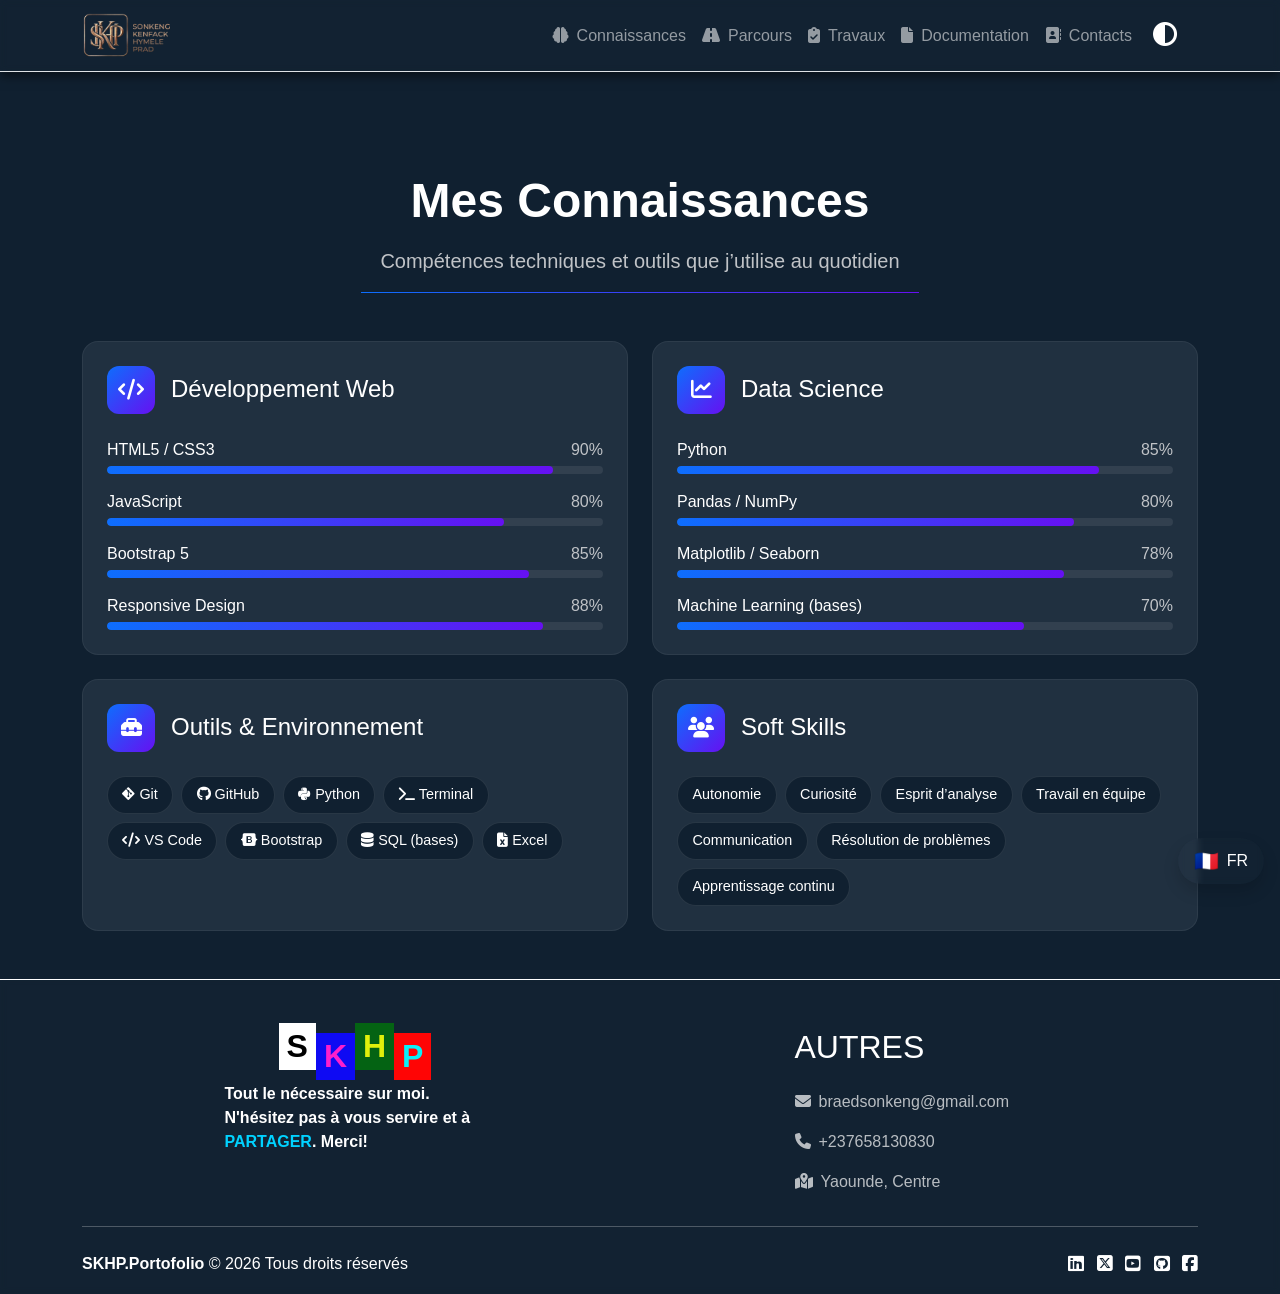
<file: connaissances.html>
<!DOCTYPE html>
<html>
<head>
    <meta charset="UTF-8">
    <meta name="viewport" content="width=device-width, initial-scale=1.0">
    <title>SKHP | Portfolio - Sonkeng Kenfack HymeLe Prad</title>
    <!-- Meta Description-->
    <meta name="description" content="SKHP | Portfolio - Sonkeng Kenfack Hymele Prad
Tout le nécessaire sur moi. Apprenant en Data Sciene et Développeur Web passionné basé à Yaoundé. Découvrez mon parcours, mes projets et mes compétences.">

    <!-- HYDRATATION PRÉCOCE (avant tout CSS/JS) -->
    <script>
        // Appliquer le thème immédiatement pour éviter FOUC
        (function() {
            const savedTheme = localStorage.getItem('theme') || 'dark';
            document.documentElement.setAttribute('data-theme', savedTheme);
            
            // Langue (pour <html lang>)
            const savedLang = localStorage.getItem('lng') || 'fr';
            document.documentElement.setAttribute('lang', savedLang);
        })();
    </script>
    
    <link href="https://cdn.jsdelivr.net/npm/bootstrap@5.3.0/dist/css/bootstrap.min.css" rel="stylesheet">
    <link rel="stylesheet" href="https://cdnjs.cloudflare.com/ajax/libs/font-awesome/6.5.1/css/all.min.css">
    <link rel="stylesheet" href="css/connaissances.css">
    
    <!--Installation de l'icone du site-->
    <link rel="icon"type="image/png" href="favicon/favicon-96x96.png" sizes="96x96" />
    <link rel="icon" type="image/svg+xml" href="favicon/favicon.svg" />
    <link rel="shortcut icon" href="favicon/favicon.ico" />
    <link rel="apple-touch-icon" sizes="180x180" href="favicon/apple-touch-icon.png" />
    <meta name="apple-mobile-web-app-title" content="SKHPrad" />
    <link rel="manifest" href="favicon/site.webmanifest" />
    <!--end-icone-->
</head>
<body>
    <!--Particules de fond-->
    <div id="particules"></div>

    <!-- Barre de navigation -->
    <nav class="navbar navbar-expand-lg navbar-dark border-bottom sticky-top">
        <div class="container">
            <a href="index.html" class="navbar-brand d-flex align-items-center">
                <img src="image/LOGO.png" alt="le logo" class="me-1" style="width: 90px; height: 45px;">
            </a>
            <button class="navbar-toggler" type="button" data-bs-toggle="collapse" data-bs-target="#navbarNav" aria-controls="navbarNav" aria-expanded="false" aria-label="Toggle navigation">
                <span class="navbar-toggler-icon"></span>
            </button>
            <div class="collapse navbar-collapse" id="navbarNav">
                <ul class="navbar-nav ms-auto align-items-center">
                    <li class="nav-item active">
                        <a href="connaissances.html" class="nav-link" data-translate="true"><i class="fa-solid fa-brain me-2" style=" font-size: 1em;"></i>Connaissances</a>
                    </li>
                    <li class="nav-item active">
                        <a href="parcours.html" class="nav-link" data-translate="true"><i class="fa-solid fa-road me-2" style=" font-size: 1em;"></i>Parcours</a>
                    </li>
                    <li class="nav-item active">
                        <a href="travaux.html" class="nav-link" data-translate="true"><i class="fa-solid fa-clipboard-check me-2" style="font-size: 1em;"></i>Travaux</a>
                    </li>
                    <li class="nav-item active">
                        <a href="cv.html" class="nav-link"><i class="fa-solid fa-file me-2" style="font-size: 1em;"></i>Documentation</a>
                    </li>
                    <li class="nav-item active">
                        <a href="contact.html" class="nav-link"><i class="fa-solid fa-address-book me-2" style="font-size: 1em;"></i>Contacts</a>
                    </li>
                    <li class="nav-item ">
                        <button id="themeBtn" class="btn" title="Changer de theme"><i class="fa-solid fa-circle-half-stroke fa-beat-fade me-2" style="font-size: 1.5em;"></i></button>
                    </li>
                </ul>
            </div>
        </div>
    </nav>

    <!-- ====================== SECTION CONNAISSANCES ====================== -->
    <section id="connaissances" class="connaissances-section py-5">
        <div class="container">
        
            <!-- Titre -->
            <div class="text-center mb-5">
                <h1 class="display-5 fw-bold" style="color: var(--color);" data-i18n="connaissances.title">
                    Mes Connaissances
                </h1>
                <p class="lead mt-3" style="color: var(--part-color);" data-i18n="connaissances.subtitle">
                    Compétences techniques et outils que j’utilise au quotidien
                </p>
                <div class="mx-auto mt-3" style="width: 50%; height: 1px; background: linear-gradient(to right, #0d6efd, #6610f2); "></div>
            </div>
    
            <!-- Catégories de compétences -->
            <div class="row g-4">

                <!-- Développement Web -->
                <div class="col-lg-6">
                    <div class="skill-card p-4 h-100">
                        <div class="d-flex align-items-center mb-4">
                            <div class="skill-icon me-3">
                                <i class="fa-solid fa-code"></i>
                            </div>
                            <h4 class="mb-0" style="color: var(--color);">Développement Web</h4>
                        </div>

                        <div class="skill-item mb-3">
                            <div class="d-flex justify-content-between mb-1">
                                <span style="color: var(--color);">HTML5 / CSS3</span>
                                <span style="color: var(--part-color);">90%</span>
                            </div>
                            <div class="progress">
                                <div class="progress-bar" style="width: 90%"></div>
                            </div>
                        </div>

                        <div class="skill-item mb-3">
                            <div class="d-flex justify-content-between mb-1">
                                <span style="color: var(--color);">JavaScript</span>
                                <span style="color: var(--part-color);">80%</span>
                            </div>
                            <div class="progress">
                                <div class="progress-bar" style="width: 80%"></div>
                            </div>
                        </div>
    
                        <div class="skill-item mb-3">
                            <div class="d-flex justify-content-between mb-1">
                                <span style="color: var(--color);">Bootstrap 5</span>
                                <span style="color: var(--part-color);">85%</span>
                            </div>
                            <div class="progress">
                                <div class="progress-bar" style="width: 85%"></div>
                            </div>
                        </div>
    
                        <div class="skill-item">
                            <div class="d-flex justify-content-between mb-1">
                                <span style="color: var(--color);">Responsive Design</span>
                                <span style="color: var(--part-color);">88%</span>
                            </div>
                            <div class="progress">
                                <div class="progress-bar" style="width: 88%"></div>
                            </div>
                        </div>
                    </div>
                </div>

                <!-- Data Science -->
                <div class="col-lg-6">
                    <div class="skill-card p-4 h-100">
                        <div class="d-flex align-items-center mb-4">
                            <div class="skill-icon me-3">
                                <i class="fa-solid fa-chart-line"></i>
                            </div>
                            <h4 class="mb-0" style="color: var(--color);">Data Science</h4>
                        </div>

                        <div class="skill-item mb-3">
                            <div class="d-flex justify-content-between mb-1">
                                <span style="color: var(--color);">Python</span>
                                <span style="color: var(--part-color);">85%</span>
                            </div>
                            <div class="progress">
                                <div class="progress-bar" style="width: 85%"></div>
                            </div>
                        </div>
    
                        <div class="skill-item mb-3">
                            <div class="d-flex justify-content-between mb-1">
                                <span style="color: var(--color);">Pandas / NumPy</span>
                                <span style="color: var(--part-color);">80%</span>
                            </div>
                            <div class="progress">
                                <div class="progress-bar" style="width: 80%"></div>
                            </div>
                        </div>

                        <div class="skill-item mb-3">
                            <div class="d-flex justify-content-between mb-1">
                                <span style="color: var(--color);">Matplotlib / Seaborn</span>
                                <span style="color: var(--part-color);">78%</span>
                            </div>
                            <div class="progress">
                                <div class="progress-bar" style="width: 78%"></div>
                            </div>
                        </div>

                        <div class="skill-item">
                            <div class="d-flex justify-content-between mb-1">
                                <span style="color: var(--color);">Machine Learning (bases)</span>
                                <span style="color: var(--part-color);">70%</span>
                            </div>
                            <div class="progress">
                                <div class="progress-bar" style="width: 70%"></div>
                            </div>
                        </div>
                    </div>
                </div>

                <!-- Outils & Environnement -->
                <div class="col-lg-6">
                    <div class="skill-card p-4 h-100">
                        <div class="d-flex align-items-center mb-4">
                            <div class="skill-icon me-3">
                                <i class="fa-solid fa-toolbox"></i>
                            </div>
                            <h4 class="mb-0" style="color: var(--color);">Outils & Environnement</h4>
                        </div>

                        <div class="d-flex flex-wrap gap-2">
                            <span class="tech-badge"><i class="fa-brands fa-git-alt me-1"></i> Git</span>
                            <span class="tech-badge"><i class="fa-brands fa-github me-1"></i> GitHub</span>
                            <span class="tech-badge"><i class="fa-brands fa-python me-1"></i> Python</span>
                            <span class="tech-badge"><i class="fa-solid fa-terminal me-1"></i> Terminal</span>
                            <span class="tech-badge"><i class="fa-solid fa-code me-1"></i> VS Code</span>
                            <span class="tech-badge"><i class="fa-brands fa-bootstrap me-1"></i> Bootstrap</span>
                            <span class="tech-badge"><i class="fa-solid fa-database me-1"></i> SQL (bases)</span>
                            <span class="tech-badge"><i class="fa-solid fa-file-excel me-1"></i> Excel</span>
                        </div>
                    </div>
                </div>

                <!-- Soft Skills -->
                <div class="col-lg-6">
                    <div class="skill-card p-4 h-100">
                        <div class="d-flex align-items-center mb-4">
                            <div class="skill-icon me-3">
                                <i class="fa-solid fa-users"></i>
                            </div>
                            <h4 class="mb-0" style="color: var(--color);">Soft Skills</h4>
                        </div>

                        <div class="d-flex flex-wrap gap-2">
                            <span class="tech-badge">Autonomie</span>
                            <span class="tech-badge">Curiosité</span>
                            <span class="tech-badge">Esprit d’analyse</span>
                            <span class="tech-badge">Travail en équipe</span>
                            <span class="tech-badge">Communication</span>
                            <span class="tech-badge">Résolution de problèmes</span>
                            <span class="tech-badge">Apprentissage continu</span>
                        </div>
                    </div>
                </div>
    
            </div>
        </div>
    </section>
    
    <!-- Section footer -->
    <footer class="pt-5 pd-4 shadow-sm">
        <div class="container text-center text-md-start">
            <div class="foot-top row text-center text-md-start">
                <div class="left col-md-3 col-lg-3 mb-4 col-xl-3 mx-auto ">
                    <h5 class="d-flex justify-content-center text-center" style="font-size: 2rem;">

                        <span class="px-2 fw-bold py-1" style="color: #000000; background-color: #FFFFFF; transform: translateY(-5px);">S</span>

                        <span class="px-2 fw-bold py-1" style="color: #fc1fcc; background-color: #0e0af3; transform: translateY(5px);">K</span>

                        <span class="px-2 fw-bold py-1" style="color: #e0f00b; background-color: #046313; transform: translateY(-5px);">H</span>

                        <span class="px-2 fw-bold py-1" style="color: #0aeff7; background-color: #ff0505; transform: translateY(5px);">P</span>

                    </h5>
                    <p class="fs-6 fs-md-2 paragraphe rounded">
                        <strong data-translate="true"">Tout le nécessaire sur moi. N'hésitez pas à vous servire et à <span class="highlight">PARTAGER</span>. Merci!</strong> 
                    </p>
                </div>
                <div class="right col-md-3 col-lg-3 col-xl-3 mx-auto ">
                    <h5 class="text-uppercase mb-4 font-weight-bold"data-translate="true"" style="font-size: 2rem;">Autres</h5>
                    <p class="p-item"><a href="mailto:braedsonkeng@gmail.com" target="_blank" class="autre-item text-decoration-none"><i class="fa-solid fa-envelope me-2"></i><span>braedsonkeng@gmail.com</span></a></p>
                    <p class="p-item"><a href="tel:±237658130830" target="_blank" class="autre-item text-decoration-none"><i class="fa-solid fa-phone me-2"></i>+237658130830</a></p>
                    <p class="p-item"><a href="https://maps.app.goo.gl/1hknyKjnv5G4CvAn9" target="_blank" class="autre-item text-decoration-none"><i class="fa-solid fa-map-location-dot me-2"></i>Yaounde, Centre</a></p>
                </div>
            </div>
            <hr class="mb-4">
            <div class="foot-down row align-items-center">
                <div class="col-md-7 col-lg-8 fs-6 fs-md-2">
                    <p data-translate="true"><strong>SKHP.Portofolio</strong> © 2026 Tous droits réservés</p>
                </div>
                <div class="col-md-5 col-lg-4">
                    <div class="text-center text-md-end">
                        <ul class="list-unstyled list-inline">
                            <li class="list-inline-item">
                                <a href="https://www.linkedin.com/in/prad-sonkeng-002161382" target="_blank" class="link1 btn-floating btn-sm" style="font-size: 18px;"><i class="fa-brands fa-linkedin"></i></a>
                            </li>
                            <li class="list-inline-item">
                                <a href="https://x.com/pradprime?s=21" target="_blank" class="btn-floating btn-sm" style="font-size: 18px;"><i class="link2 fa-brands fa-square-x-twitter"></i></a>
                            </li>
                            <li class="list-inline-item">
                                <a href="https://www.youtube.com/@PradSONKENG" target="_blank" class="btn-floating btn-sm" style="font-size: 18px;"><i class="link3 fa-brands fa-square-youtube"></i></a>
                            </li>
                            <li class="list-inline-item">
                                <a href="https://github.com/PradSonkeng" target="_blank" class="btn-floating btn-sm" style="font-size: 18px;"><i class="link4 fa-brands fa-square-github"></i></a>
                            </li>
                            <li class="list-inline-item">
                                <a href="https://www.facebook.com/share/1CZPJ2wc7y/?mibextid=wwXIfr" target="_blank" class="link5 btn-floating btn-sm" style="font-size: 18px;"><i class="fa-brands fa-square-facebook"></i></a>
                            </li>
                        </ul>
                    </div>
                </div>
            </div>
        </div>
    </footer>
    <!-- Boutton de lange fr-eng -->
    <div class="language-switcher position-fixed bottom-0 end-0 m-3" style="z-index: 1030;">
        <button id="langBtn" class="btn btn-secondary d-flex align-items-center gap-2 shadow rounded-pill px-3 py-2" title="Changer de langue">
            <span id="langFlag" class="fs-5">🇫🇷</span>
            <span id="langText" class="fw-medium">FR</span>
        </button>
    </div>
    <script src="https://cdn.jsdelivr.net/npm/bootstrap@5.3.0/dist/js/bootstrap.bundle.min.js"></script>
    <script src="js/app.js"></script>
    </body>
</html>
</file>
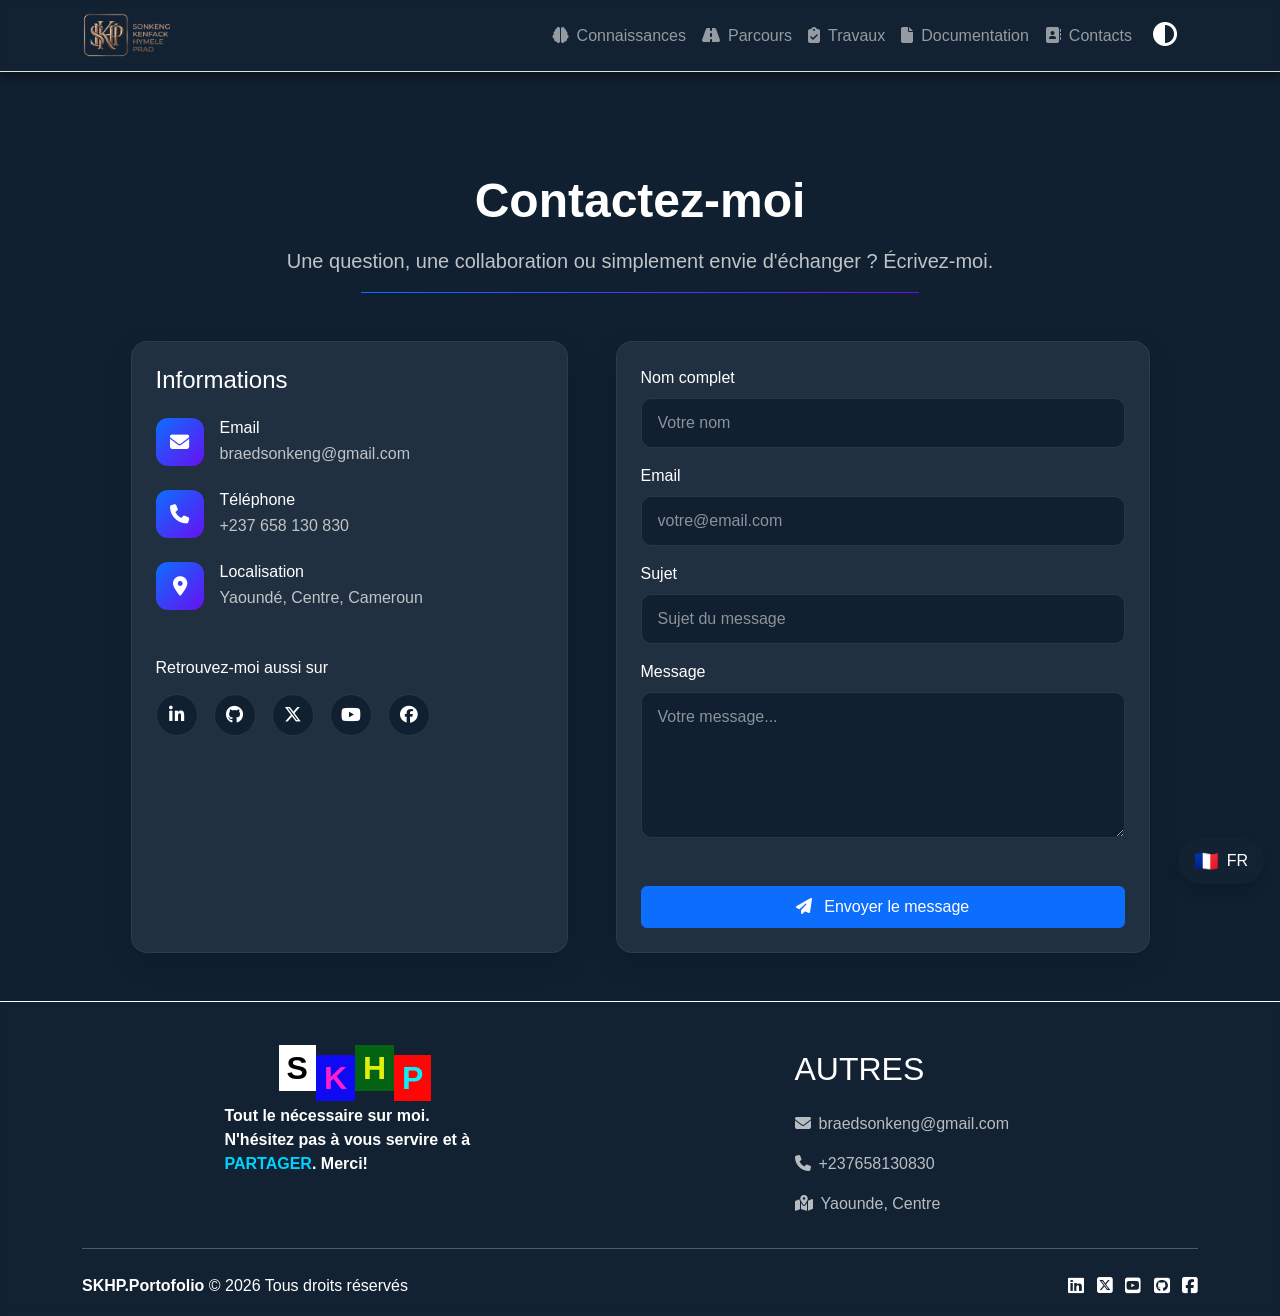
<file: contact.html>
<!DOCTYPE html>
<html>
<head>
    <meta charset="UTF-8">
    <meta name="viewport" content="width=device-width, initial-scale=1.0">
    <title>SKHP | Portfolio - Sonkeng Kenfack HymeLe Prad</title>
    <!-- Meta Description-->
    <meta name="description" content="SKHP | Portfolio - Sonkeng Kenfack Hymele Prad
Tout le nécessaire sur moi. Apprenant en Data Sciene et Développeur Web passionné basé à Yaoundé. Découvrez mon parcours, mes projets et mes compétences.">

    <!-- HYDRATATION PRÉCOCE (avant tout CSS/JS) -->
    <script>
        // Appliquer le thème immédiatement pour éviter FOUC
        (function() {
            const savedTheme = localStorage.getItem('theme') || 'dark';
            document.documentElement.setAttribute('data-theme', savedTheme);
            
            // Langue (pour <html lang>)
            const savedLang = localStorage.getItem('lng') || 'fr';
            document.documentElement.setAttribute('lang', savedLang);
        })();
    </script>
    <script src="https://www.google.com/recaptcha/api.js" async defer></script>
    
    <link href="https://cdn.jsdelivr.net/npm/bootstrap@5.3.0/dist/css/bootstrap.min.css" rel="stylesheet">
    <link rel="stylesheet" href="https://cdnjs.cloudflare.com/ajax/libs/font-awesome/6.5.1/css/all.min.css">
    <link rel="stylesheet" href="css/contact.css">
    
    <!--Installation de l'icone du site-->
    <link rel="icon"type="image/png" href="favicon/favicon-96x96.png" sizes="96x96" />
    <link rel="icon" type="image/svg+xml" href="favicon/favicon.svg" />
    <link rel="shortcut icon" href="favicon/favicon.ico" />
    <link rel="apple-touch-icon" sizes="180x180" href="favicon/apple-touch-icon.png" />
    <meta name="apple-mobile-web-app-title" content="SKHPrad" />
    <link rel="manifest" href="favicon/site.webmanifest" />
    <!--end-icone-->
</head>
<body>
    <!--Particules de fond-->
    <div id="particules"></div>

    <!-- Barre de navigation -->
    <nav class="navbar navbar-expand-lg navbar-dark border-bottom sticky-top">
        <div class="container">
            <a href="index.html" class="navbar-brand d-flex align-items-center">
                <img src="image/LOGO.png" alt="le logo" class="me-1" style="width: 90px; height: 45px;">
            </a>
            <button class="navbar-toggler" type="button" data-bs-toggle="collapse" data-bs-target="#navbarNav" aria-controls="navbarNav" aria-expanded="false" aria-label="Toggle navigation">
                <span class="navbar-toggler-icon"></span>
            </button>
            <div class="collapse navbar-collapse" id="navbarNav">
                <ul class="navbar-nav ms-auto align-items-center">
                    <li class="nav-item active">
                        <a href="connaissances.html" class="nav-link" data-translate="true"><i class="fa-solid fa-brain me-2" style=" font-size: 1em;"></i>Connaissances</a>
                    </li>
                    <li class="nav-item active">
                        <a href="parcours.html" class="nav-link" data-translate="true"><i class="fa-solid fa-road me-2" style=" font-size: 1em;"></i>Parcours</a>
                    </li>
                    <li class="nav-item active">
                        <a href="travaux.html" class="nav-link" data-translate="true"><i class="fa-solid fa-clipboard-check me-2" style="font-size: 1em;"></i>Travaux</a>
                    </li>
                    <li class="nav-item active">
                        <a href="cv.html" class="nav-link"><i class="fa-solid fa-file me-2" style="font-size: 1em;"></i>Documentation</a>
                    </li>
                    <li class="nav-item active">
                        <a href="contact.html" class="nav-link"><i class="fa-solid fa-address-book me-2" style="font-size: 1em;"></i>Contacts</a>
                    </li>
                    <li class="nav-item ">
                        <button id="themeBtn" class="btn" title="Changer de theme"><i class="fa-solid fa-circle-half-stroke fa-beat-fade me-2" style="font-size: 1.5em;"></i></button>
                    </li>
                </ul>
            </div>
        </div>
    </nav>
    <!-- ====================== SECTION CONTACT ====================== -->
    <section id="contact" class="contact-section py-5">
        <div class="container">
            <!-- Titre -->
            <div class="text-center mb-5">
                <h1 class="display-5 fw-bold" style="color: var(--color);" data-i18n="contact.title">
                    Contactez-moi
                </h1>
                <p class="lead mt-3" style="color: var(--part-color);" data-i18n="contact.subtitle">
                    Une question, une collaboration ou simplement envie d'échanger ? Écrivez-moi.
                </p>
                <div class="mx-auto mt-3" style="width: 50%; height: 1px; background: linear-gradient(to right, #0d6efd, #6610f2); "></div>
            </div>

            <div class="row g-5 justify-content-center">
                <!-- Colonne gauche : Informations -->
                <div class="col-lg-5">
                    <div class="contact-info p-4 rounded-4 h-100">
                        <h4 class="mb-4" style="color: var(--color);">Informations</h4>
                    
                        <div class="d-flex align-items-start mb-4">
                            <div class="contact-icon me-3">
                                <i class="fa-solid fa-envelope"></i>
                            </div>
                            <div>
                                <h6 style="color: var(--color);" class="mb-1">Email</h6>
                                <a href="mailto:braedsonkeng@gmail.com" style="color: var(--part-color);" class="text-decoration-none">
                                    braedsonkeng@gmail.com
                                </a>
                            </div>
                        </div>

                        <div class="d-flex align-items-start mb-4">
                            <div class="contact-icon me-3">
                                <i class="fa-solid fa-phone"></i>
                            </div>
                            <div>
                                <h6 style="color: var(--color);" class="mb-1">Téléphone</h6>
                                <a href="tel:+237658130830" style="color: var(--part-color);" class="text-decoration-none">
                                    +237 658 130 830
                                </a>
                            </div>
                        </div>

                        <div class="d-flex align-items-start mb-4">
                            <div class="contact-icon me-3">
                                <i class="fa-solid fa-location-dot"></i>
                            </div>
                            <div>
                                <h6 style="color: var(--color);" class="mb-1">Localisation</h6>
                                <p style="color: var(--part-color);" class="mb-0">Yaoundé, Centre, Cameroun</p>
                            </div>
                        </div>
                        <!-- Réseaux sociaux -->
                        <div class="mt-5">
                            <h6 style="color: var(--color);" class="mb-3">Retrouvez-moi aussi sur</h6>
                            <div class="d-flex gap-3">
                                <a href="https://www.linkedin.com/in/prad-sonkeng-002161382" target="_blank" class="social-btn bt1">
                                    <i class="fa-brands fa-linkedin-in"></i>
                                </a>
                                <a href="https://github.com/PradSonkeng" target="_blank" class="social-btn bt2">
                                    <i class="fa-brands fa-github"></i>
                                </a>
                                <a href="https://x.com/pradprime" target="_blank" class="social-btn bt3">
                                    <i class="fa-brands fa-x-twitter"></i>
                                </a>
                                <a href="https://www.youtube.com/@PradSONKENG" target="_blank" class="social-btn bt4">
                                    <i class="fa-brands fa-youtube"></i>
                                </a>
                                <a href="https://www.facebook.com/share/1CZPJ2wc7y/?mibextid=wwXIfr" target="_blank" class="social-btn bt5">
                                    <i class="fa-brands fa-facebook"></i>
                                </a>
                            </div>
                        </div>
                    </div>
                </div>
                <!-- Colonne droite : Formulaire -->
                <div class="col-lg-6">
                    <div class="contact-form p-4 rounded-4">
                        <form action="https://formspree.io/f/xojgrbnn" method="POST" id="contactForm">
                            <div class="mb-3">
                                <label class="form-label" style="color: var(--color);">Nom complet</label>
                                <input type="text" class="form-control contact-input" name="name" required placeholder="Votre nom">
                            </div>
                            <div class="mb-3">
                                <label class="form-label" style="color: var(--color);">Email</label>
                                <input type="email" class="form-control contact-input" name="email" required placeholder="votre@email.com">
                            </div>
                            <div class="mb-3">
                                <label class="form-label" style="color: var(--color);">Sujet</label>
                                <input type="text" class="form-control contact-input" name="subject" placeholder="Sujet du message">
                            </div>
                            <div class="mb-4">
                                <label class="form-label" style="color: var(--color);">Message</label>
                                <textarea class="form-control contact-input" name="message" rows="5" required placeholder="Votre message..."></textarea>
                            </div>
                            <div class="mb-4 d-flex justify-content-center">
                                <div class="g-recaptcha" data-sitekey="6LdQYWotAAAAAH5WFiD2LkZtOwG6WWrif5Ya5sZK"></div>
                            </div>
                            <input type="text" name="_gotcha" style="display:none">
                            <button type="submit" class="btn btn-primary w-100 py-2"id="submitBtn">
                                <i class="fa-solid fa-paper-plane me-2"></i> Envoyer le message
                            </button>
                        </form>
                        <div id="successMessage" class="alert alert-success mt-4 d-none text-center">
                            <i class="fa-solid fa-circle-check me-2"></i>
                            Message envoyé avec succès ! Je vous répondrai bientôt.
                        </div>
                        <div id="errorMessage" class="alert alert-danger mt-4 d-none text-center">
                            <i class="fa-solid fa-circle-exclamation me-2"></i>
                            Une erreur est survenue. Veuillez réessayer.
                        </div>
                    </div>
                </div>
            </div>
        </div>
    </section>
    <!-- Section footer -->
    <footer class="pt-5 pd-4 shadow-sm">
        <div class="container text-center text-md-start">
            <div class="foot-top row text-center text-md-start">
                <div class="left col-md-3 col-lg-3 mb-4 col-xl-3 mx-auto ">
                    <h5 class="d-flex justify-content-center text-center" style="font-size: 2rem;">

                        <span class="px-2 fw-bold py-1" style="color: #000000; background-color: #FFFFFF; transform: translateY(-5px);">S</span>

                        <span class="px-2 fw-bold py-1" style="color: #fc1fcc; background-color: #0e0af3; transform: translateY(5px);">K</span>

                        <span class="px-2 fw-bold py-1" style="color: #e0f00b; background-color: #046313; transform: translateY(-5px);">H</span>

                        <span class="px-2 fw-bold py-1" style="color: #0aeff7; background-color: #ff0505; transform: translateY(5px);">P</span>

                    </h5>
                    <p class="fs-6 fs-md-2 paragraphe rounded">
                        <strong data-translate="true"">Tout le nécessaire sur moi. N'hésitez pas à vous servire et à <span class="highlight">PARTAGER</span>. Merci!</strong> 
                    </p>
                </div>
                <div class="right col-md-3 col-lg-3 col-xl-3 mx-auto ">
                    <h5 class="text-uppercase mb-4 font-weight-bold"data-translate="true"" style="font-size: 2rem;">Autres</h5>
                    <p class="p-item"><a href="mailto:braedsonkeng@gmail.com" target="_blank" class="autre-item text-decoration-none"><i class="fa-solid fa-envelope me-2"></i><span>braedsonkeng@gmail.com</span></a></p>
                    <p class="p-item"><a href="tel:±237658130830" target="_blank" class="autre-item text-decoration-none"><i class="fa-solid fa-phone me-2"></i>+237658130830</a></p>
                    <p class="p-item"><a href="https://maps.app.goo.gl/1hknyKjnv5G4CvAn9" target="_blank" class="autre-item text-decoration-none"><i class="fa-solid fa-map-location-dot me-2"></i>Yaounde, Centre</a></p>
                </div>
            </div>
            <hr class="mb-4">
            <div class="foot-down row align-items-center">
                <div class="col-md-7 col-lg-8 fs-6 fs-md-2">
                    <p data-translate="true"><strong>SKHP.Portofolio</strong> © 2026 Tous droits réservés</p>
                </div>
                <div class="col-md-5 col-lg-4">
                    <div class="text-center text-md-end">
                        <ul class="list-unstyled list-inline">
                            <li class="list-inline-item">
                                <a href="https://www.linkedin.com/in/prad-sonkeng-002161382" target="_blank" class="link1 btn-floating btn-sm" style="font-size: 18px;"><i class="fa-brands fa-linkedin"></i></a>
                            </li>
                            <li class="list-inline-item">
                                <a href="https://x.com/pradprime?s=21" target="_blank" class="btn-floating btn-sm" style="font-size: 18px;"><i class="link2 fa-brands fa-square-x-twitter"></i></a>
                            </li>
                            <li class="list-inline-item">
                                <a href="https://www.youtube.com/@PradSONKENG" target="_blank" class="btn-floating btn-sm" style="font-size: 18px;"><i class="link3 fa-brands fa-square-youtube"></i></a>
                            </li>
                            <li class="list-inline-item">
                                <a href="https://github.com/PradSonkeng" target="_blank" class="btn-floating btn-sm" style="font-size: 18px;"><i class="link4 fa-brands fa-square-github"></i></a>
                            </li>
                            <li class="list-inline-item">
                                <a href="https://www.facebook.com/share/1CZPJ2wc7y/?mibextid=wwXIfr" target="_blank" class="link5 btn-floating btn-sm" style="font-size: 18px;"><i class="fa-brands fa-square-facebook"></i></a>
                            </li>
                        </ul>
                    </div>
                </div>
            </div>
        </div>
    </footer>
    <!-- Boutton de lange fr-eng -->
    <div class="language-switcher position-fixed bottom-0 end-0 m-3" style="z-index: 1030;">
        <button id="langBtn" class="btn btn-secondary d-flex align-items-center gap-2 shadow rounded-pill px-3 py-2" title="Changer de langue">
            <span id="langFlag" class="fs-5">🇫🇷</span>
            <span id="langText" class="fw-medium">FR</span>
        </button>
    </div>
    <script src="https://cdn.jsdelivr.net/npm/bootstrap@5.3.0/dist/js/bootstrap.bundle.min.js"></script>
    <script src="js/app.js"></script>
    <script>
    document.getElementById('contactForm')?.addEventListener('submit', async function(e) {
        e.preventDefault(); // Empêche la redirection
    
        const form = e.target;
        const btn = document.getElementById('submitBtn');
        const successMsg = document.getElementById('successMessage');
        const errorMsg = document.getElementById('errorMessage');
        const recaptcha = grecaptcha.getResponse();
        
        if (!recaptcha) {
            e.preventDefault();
            alert("Veuillez cocher la case 'Je ne suis pas un robot'.");
            return;
        }
    
        // Cache les messages précédents
        successMsg.classList.add('d-none');
        errorMsg.classList.add('d-none');
    
        // État de chargement
        btn.innerHTML = '<i class="fa-solid fa-spinner fa-spin me-2"></i> Envoi en cours...';
        btn.disabled = true;
    
        try {
            const response = await fetch(form.action, {
                method: 'POST',
                body: new FormData(form),
                headers: {
                    'Accept': 'application/json'
                }
            });
    
            if (response.ok) {
                form.reset();
                successMsg.classList.remove('d-none');
                
                // Remet le bouton normal après 2 secondes
                setTimeout(() => {
                    btn.innerHTML = '<i class="fa-solid fa-paper-plane me-2"></i> Envoyer le message';
                    btn.disabled = false;
                }, 2000);
            } else {
                errorMsg.classList.remove('d-none');
                btn.innerHTML = '<i class="fa-solid fa-paper-plane me-2"></i> Envoyer le message';
                btn.disabled = false;
            }
        } catch (error) {
            errorMsg.classList.remove('d-none');
            btn.innerHTML = '<i class="fa-solid fa-paper-plane me-2"></i> Envoyer le message';
            btn.disabled = false;
        }
    });
    </script>
    </body>
</html>
</file>
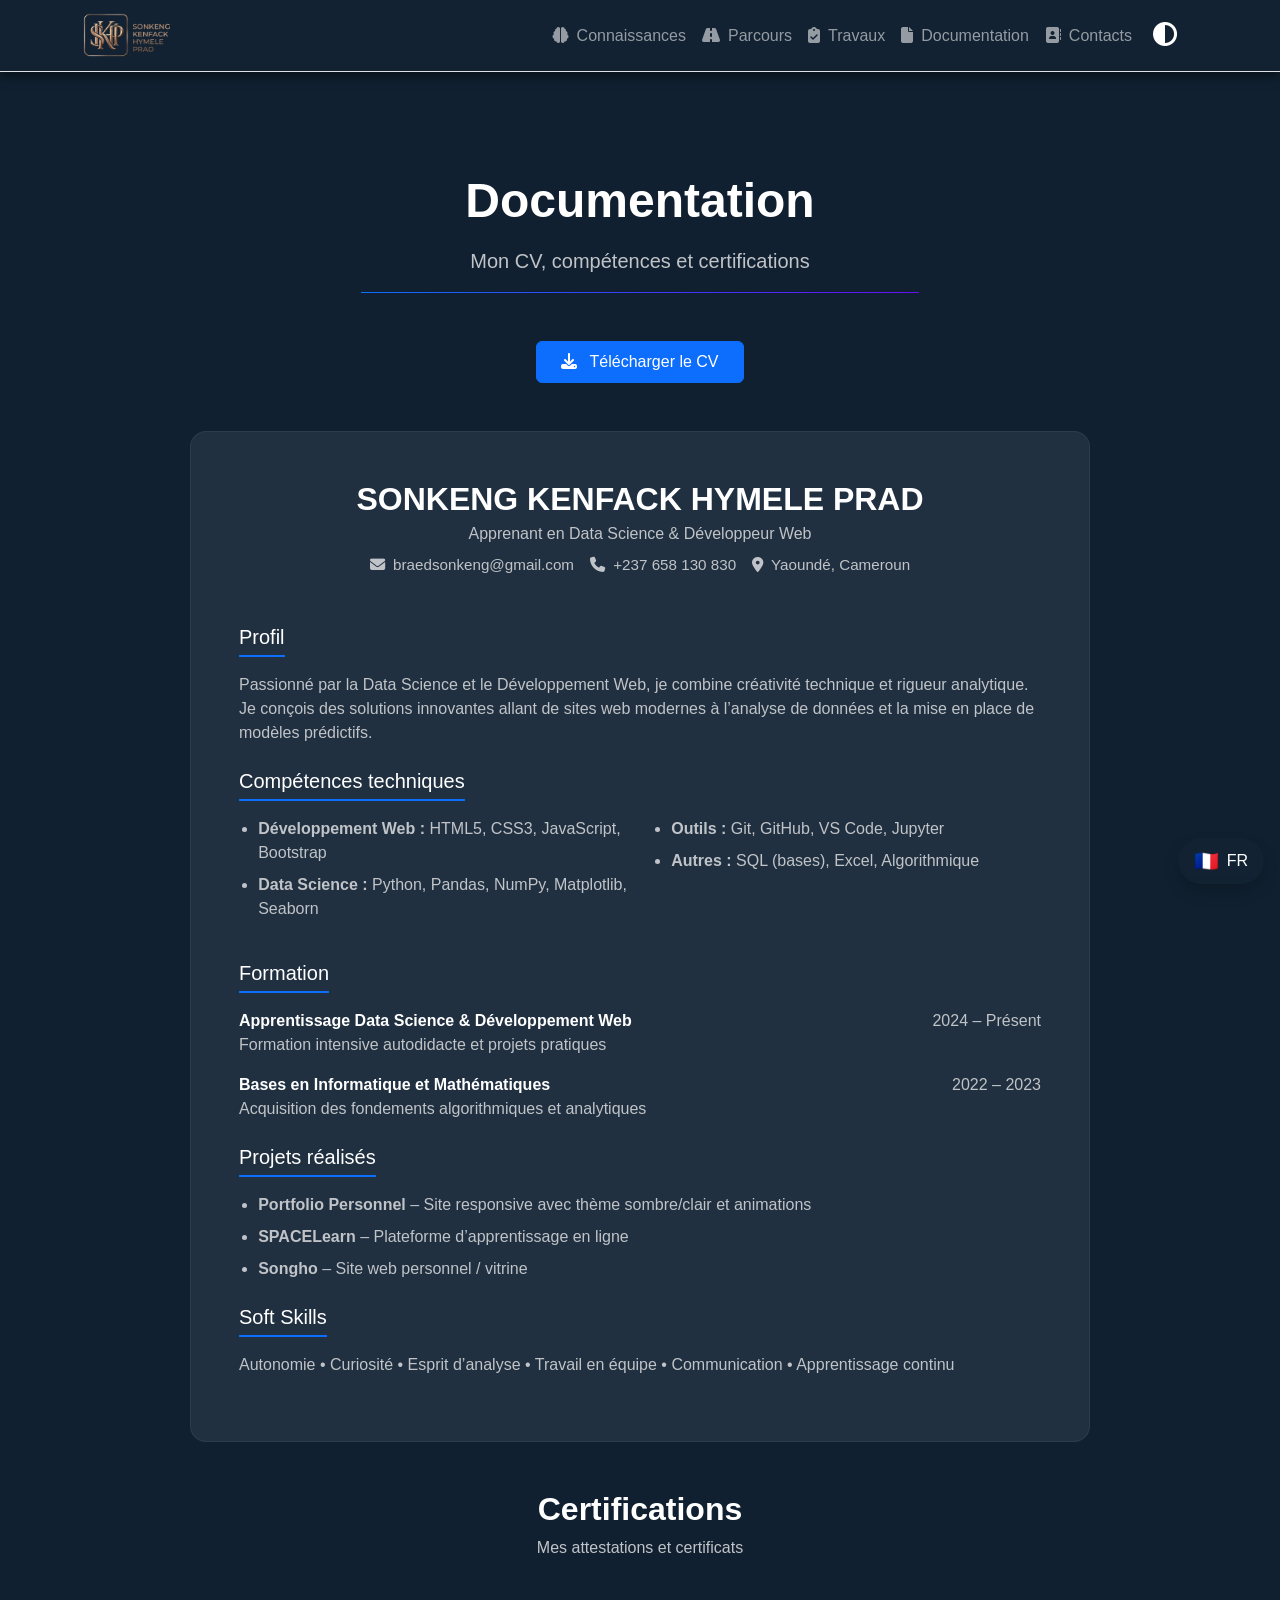
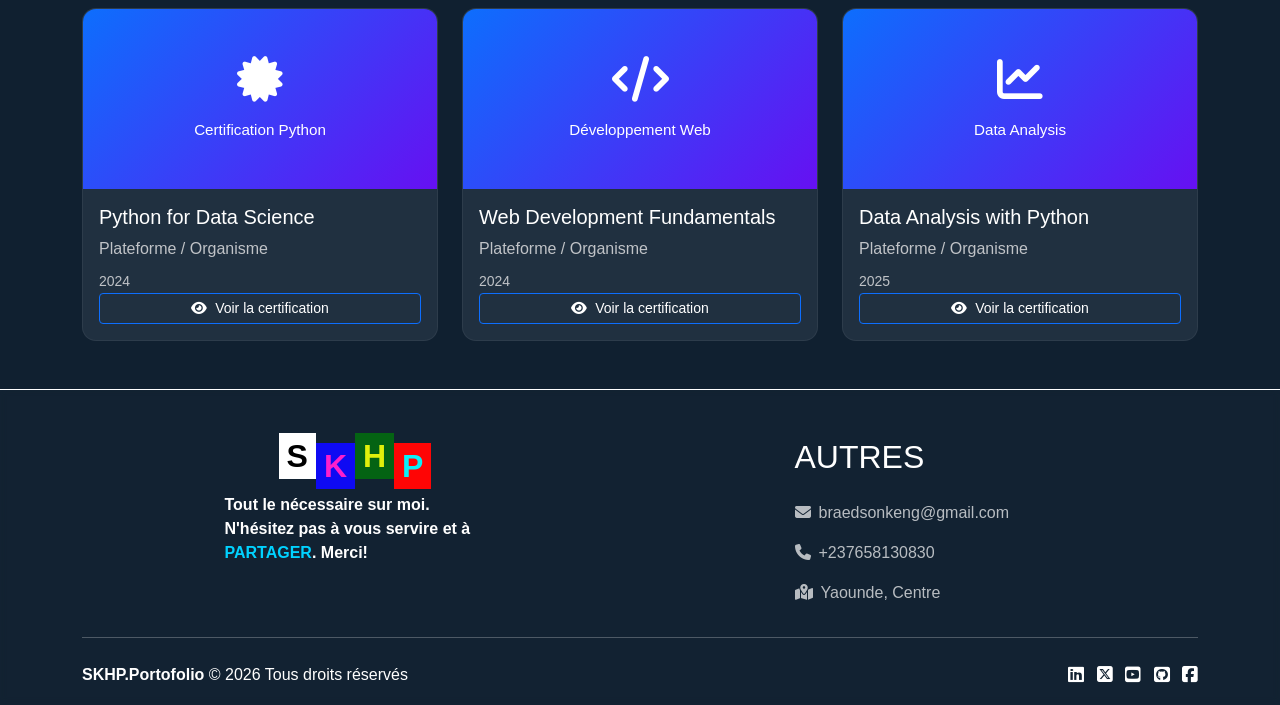
<file: cv.html>
<!DOCTYPE html>
<html>
<head>
    <meta charset="UTF-8">
    <meta name="viewport" content="width=device-width, initial-scale=1.0">
    <title>SKHP | Portfolio - Sonkeng Kenfack HymeLe Prad</title>
    <!-- Meta Description-->
    <meta name="description" content="SKHP | Portfolio - Sonkeng Kenfack Hymele Prad
Tout le nécessaire sur moi. Apprenant en Data Sciene et Développeur Web passionné basé à Yaoundé. Découvrez mon parcours, mes projets et mes compétences.">

    <!-- HYDRATATION PRÉCOCE (avant tout CSS/JS) -->
    <script>
        // Appliquer le thème immédiatement pour éviter FOUC
        (function() {
            const savedTheme = localStorage.getItem('theme') || 'dark';
            document.documentElement.setAttribute('data-theme', savedTheme);
            
            // Langue (pour <html lang>)
            const savedLang = localStorage.getItem('lng') || 'fr';
            document.documentElement.setAttribute('lang', savedLang);
        })();
    </script>
    
    <link href="https://cdn.jsdelivr.net/npm/bootstrap@5.3.0/dist/css/bootstrap.min.css" rel="stylesheet">
    <link rel="stylesheet" href="https://cdnjs.cloudflare.com/ajax/libs/font-awesome/6.5.1/css/all.min.css">
    <link rel="stylesheet" href="css/cv.css">
    
    <!--Installation de l'icone du site-->
    <link rel="icon"type="image/png" href="favicon/favicon-96x96.png" sizes="96x96" />
    <link rel="icon" type="image/svg+xml" href="favicon/favicon.svg" />
    <link rel="shortcut icon" href="favicon/favicon.ico" />
    <link rel="apple-touch-icon" sizes="180x180" href="favicon/apple-touch-icon.png" />
    <meta name="apple-mobile-web-app-title" content="SKHPrad" />
    <link rel="manifest" href="favicon/site.webmanifest" />
    <!--end-icone-->
</head>
<body>
    <!--Particules de fond-->
    <div id="particules"></div>

    <!-- Barre de navigation -->
    <nav class="navbar navbar-expand-lg navbar-dark border-bottom sticky-top">
        <div class="container">
            <a href="index.html" class="navbar-brand d-flex align-items-center">
                <img src="image/LOGO.png" alt="le logo" class="me-1" style="width: 90px; height: 45px;">
            </a>
            <button class="navbar-toggler" type="button" data-bs-toggle="collapse" data-bs-target="#navbarNav" aria-controls="navbarNav" aria-expanded="false" aria-label="Toggle navigation">
                <span class="navbar-toggler-icon"></span>
            </button>
            <div class="collapse navbar-collapse" id="navbarNav">
                <ul class="navbar-nav ms-auto align-items-center">
                    <li class="nav-item active">
                        <a href="connaissances.html" class="nav-link" data-translate="true"><i class="fa-solid fa-brain me-2" style=" font-size: 1em;"></i>Connaissances</a>
                    </li>
                    <li class="nav-item active">
                        <a href="parcours.html" class="nav-link" data-translate="true"><i class="fa-solid fa-road me-2" style=" font-size: 1em;"></i>Parcours</a>
                    </li>
                    <li class="nav-item active">
                        <a href="travaux.html" class="nav-link" data-translate="true"><i class="fa-solid fa-clipboard-check me-2" style="font-size: 1em;"></i>Travaux</a>
                    </li>
                    <li class="nav-item active">
                        <a href="cv.html" class="nav-link"><i class="fa-solid fa-file me-2" style="font-size: 1em;"></i>Documentation</a>
                    </li>
                    <li class="nav-item active">
                        <a href="contact.html" class="nav-link"><i class="fa-solid fa-address-book me-2" style="font-size: 1em;"></i>Contacts</a>
                    </li>
                    <li class="nav-item ">
                        <button id="themeBtn" class="btn" title="Changer de theme"><i class="fa-solid fa-circle-half-stroke fa-beat-fade me-2" style="font-size: 1.5em;"></i></button>
                    </li>
                </ul>
            </div>
        </div>
    </nav>

    <!-- ====================== SECTION DOCUMENTATION ====================== -->
    <section id="documentation" class="documentation-section py-5">
        <div class="container">
            
            <!-- Titre -->
            <div class="text-center mb-5">
                <h1 class="display-5 fw-bold" style="color: var(--color);" data-i18n="documentation.title">
                    Documentation
                </h1>
                <p class="lead mt-3" style="color: var(--part-color);" data-i18n="documentation.subtitle">
                    Mon CV, compétences et certifications
                </p>
                <div class="mx-auto mt-3" style="width: 50%; height: 1px; background: linear-gradient(to right, #0d6efd, #6610f2); "></div>
            </div>
            
            <div class="text-center mb-5">
                <a href="documents/CV_Sonkeng_Kenfack.pdf" 
                    target="_blank" 
                    class="btn btn-primary px-4 py-2"
                    download>
                    <i class="fa-solid fa-download me-2"></i> Télécharger le CV    
                </a>
            </div>
            
            <div class="cv-container p-4 p-md-5 mb-5">
            
                <!-- En-tête CV -->
                <div class="cv-header text-center mb-5">
                    <h2 style="color: var(--color);" class="fw-bold mb-1">SONKENG KENFACK HYMELE PRAD</h2>
                    <p style="color: var(--part-color);" class="mb-2">
                        Apprenant en Data Science & Développeur Web
                    </p>
                    <div class="d-flex justify-content-center flex-wrap gap-3" style="color: var(--part-color); font-size: 0.95rem;">
                        <span><i class="fa-solid fa-envelope me-1"></i> braedsonkeng@gmail.com</span>
                        <span><i class="fa-solid fa-phone me-1"></i> +237 658 130 830</span>
                        <span><i class="fa-solid fa-location-dot me-1"></i> Yaoundé, Cameroun</span>
                    </div>
                </div>

                <!-- Profil -->
                <div class="cv-section mb-4">
                    <h4 class="cv-title">Profil</h4>
                    <p style="color: var(--part-color);">
                        Passionné par la Data Science et le Développement Web, je combine créativité technique 
                        et rigueur analytique. Je conçois des solutions innovantes allant de sites web modernes 
                        à l’analyse de données et la mise en place de modèles prédictifs.
                    </p>
                </div>

                <!-- Compétences -->
                <div class="cv-section mb-4">
                    <h4 class="cv-title">Compétences techniques</h4>
                    <div class="row">
                        <div class="col-md-6">
                            <ul class="cv-list">
                                <li><strong>Développement Web :</strong> HTML5, CSS3, JavaScript, Bootstrap</li>
                                <li><strong>Data Science :</strong> Python, Pandas, NumPy, Matplotlib, Seaborn</li>
                            </ul>
                        </div>
                        <div class="col-md-6">
                            <ul class="cv-list">
                                <li><strong>Outils :</strong> Git, GitHub, VS Code, Jupyter</li>
                                <li><strong>Autres :</strong> SQL (bases), Excel, Algorithmique</li>
                            </ul>
                        </div>
                    </div>
                </div>

                <!-- Formation -->
                <div class="cv-section mb-4">
                    <h4 class="cv-title">Formation</h4>
                    <div class="cv-item mb-3">
                        <div class="d-flex justify-content-between flex-wrap">
                            <strong style="color: var(--color);">Apprentissage Data Science & Développement Web</strong>
                            <span style="color: var(--part-color);">2024 – Présent</span>
                        </div>
                        <p style="color: var(--part-color);" class="mb-0">Formation intensive autodidacte et projets pratiques</p>
                    </div>
                    <div class="cv-item">
                        <div class="d-flex justify-content-between flex-wrap">
                            <strong style="color: var(--color);">Bases en Informatique et Mathématiques</strong>
                            <span style="color: var(--part-color);">2022 – 2023</span>
                        </div>
                        <p style="color: var(--part-color);" class="mb-0">Acquisition des fondements algorithmiques et analytiques</p>
                    </div>
                </div>

                <!-- Projets -->
                <div class="cv-section mb-4">
                    <h4 class="cv-title">Projets réalisés</h4>
                    <ul class="cv-list">
                        <li><strong>Portfolio Personnel</strong> – Site responsive avec thème sombre/clair et animations</li>
                        <li><strong>SPACELearn</strong> – Plateforme d’apprentissage en ligne</li>
                        <li><strong>Songho</strong> – Site web personnel / vitrine</li>
                    </ul>
                </div>

                <!-- Soft Skills -->
                <div class="cv-section">
                    <h4 class="cv-title">Soft Skills</h4>
                    <p style="color: var(--part-color);">
                        Autonomie • Curiosité • Esprit d’analyse • Travail en équipe • Communication • Apprentissage continu
                    </p>
                </div>
            </div>
            
            <div class="text-center mb-5">
                <h2 class="fw-bold" style="color: var(--color);">Certifications</h2>
                <p style="color: var(--part-color);">Mes attestations et certificats</p>
            </div>

            <div class="row g-4">

                <!-- Certification 1 -->
                <div class="col-md-6 col-lg-4">
                    <div class="cert-card">
                        <div class="cert-preview">
                            <div class="cert-placeholder">
                                <i class="fa-solid fa-certificate fa-3x mb-2"></i>
                                <span>Certification Python</span>
                            </div>
                        </div>
                        <div class="cert-info p-3">
                            <h5 style="color: var(--color);">Python for Data Science</h5>
                            <p style="color: var(--part-color);" class="mb-2">Plateforme / Organisme</p>
                            <small style="color: var(--part-color);">2024</small>
                            <a href="documents/certificat-python.pdf" 
                                target="_blank" 
                                class="btn btn-sm btn-outline-primary w-100">
                                <i class="fa-solid fa-eye me-1"></i> Voir la certification
                            </a>
                        </div>
                    </div>
                </div>

                <!-- Certification 2 -->
                <div class="col-md-6 col-lg-4">
                    <div class="cert-card">
                        <div class="cert-preview">
                            <div class="cert-placeholder">
                                <i class="fa-solid fa-code fa-3x mb-2"></i>
                                <span>Développement Web</span>
                            </div>
                        </div>
                        <div class="cert-info p-3">
                            <h5 style="color: var(--color);">Web Development Fundamentals</h5>
                            <p style="color: var(--part-color);" class="mb-2">Plateforme / Organisme</p>
                            <small style="color: var(--part-color);">2024</small>
                            <a href="documents/certificat-python.pdf" 
                                target="_blank" 
                                class="btn btn-sm btn-outline-primary w-100">
                                <i class="fa-solid fa-eye me-1"></i> Voir la certification
                            </a>
                        </div>
                    </div>
                </div>

                <!-- Certification 3 -->
                <div class="col-md-6 col-lg-4">
                    <div class="cert-card">
                        <div class="cert-preview">
                            <div class="cert-placeholder">
                                <i class="fa-solid fa-chart-line fa-3x mb-2"></i>
                                <span>Data Analysis</span>
                            </div>
                        </div>
                        <div class="cert-info p-3">
                            <h5 style="color: var(--color);">Data Analysis with Python</h5>
                            <p style="color: var(--part-color);" class="mb-2">Plateforme / Organisme</p>
                            <small style="color: var(--part-color);">2025</small>
                            <a href="documents/certificat-python.pdf" 
                                target="_blank" 
                                class="btn btn-sm btn-outline-primary w-100">
                                <i class="fa-solid fa-eye me-1"></i> Voir la certification
                            </a>
                        </div>
                    </div>
                </div>

            </div>
    
        </div>
    </section>
    
    <!-- Section footer -->
    <footer class="pt-5 pd-4 shadow-sm">
        <div class="container text-center text-md-start">
            <div class="foot-top row text-center text-md-start">
                <div class="left col-md-3 col-lg-3 mb-4 col-xl-3 mx-auto ">
                    <h5 class="d-flex justify-content-center text-center" style="font-size: 2rem;">

                        <span class="px-2 fw-bold py-1" style="color: #000000; background-color: #FFFFFF; transform: translateY(-5px);">S</span>

                        <span class="px-2 fw-bold py-1" style="color: #fc1fcc; background-color: #0e0af3; transform: translateY(5px);">K</span>

                        <span class="px-2 fw-bold py-1" style="color: #e0f00b; background-color: #046313; transform: translateY(-5px);">H</span>

                        <span class="px-2 fw-bold py-1" style="color: #0aeff7; background-color: #ff0505; transform: translateY(5px);">P</span>

                    </h5>
                    <p class="fs-6 fs-md-2 paragraphe rounded">
                        <strong data-translate="true"">Tout le nécessaire sur moi. N'hésitez pas à vous servire et à <span class="highlight">PARTAGER</span>. Merci!</strong> 
                    </p>
                </div>
                <div class="right col-md-3 col-lg-3 col-xl-3 mx-auto ">
                    <h5 class="text-uppercase mb-4 font-weight-bold"data-translate="true"" style="font-size: 2rem;">Autres</h5>
                    <p class="p-item"><a href="mailto:braedsonkeng@gmail.com" target="_blank" class="autre-item text-decoration-none"><i class="fa-solid fa-envelope me-2"></i><span>braedsonkeng@gmail.com</span></a></p>
                    <p class="p-item"><a href="tel:±237658130830" target="_blank" class="autre-item text-decoration-none"><i class="fa-solid fa-phone me-2"></i>+237658130830</a></p>
                    <p class="p-item"><a href="https://maps.app.goo.gl/1hknyKjnv5G4CvAn9" target="_blank" class="autre-item text-decoration-none"><i class="fa-solid fa-map-location-dot me-2"></i>Yaounde, Centre</a></p>
                </div>
            </div>
            <hr class="mb-4">
            <div class="foot-down row align-items-center">
                <div class="col-md-7 col-lg-8 fs-6 fs-md-2">
                    <p data-translate="true"><strong>SKHP.Portofolio</strong> © 2026 Tous droits réservés</p>
                </div>
                <div class="col-md-5 col-lg-4">
                    <div class="text-center text-md-end">
                        <ul class="list-unstyled list-inline">
                            <li class="list-inline-item">
                                <a href="https://www.linkedin.com/in/prad-sonkeng-002161382" target="_blank" class="link1 btn-floating btn-sm" style="font-size: 18px;"><i class="fa-brands fa-linkedin"></i></a>
                            </li>
                            <li class="list-inline-item">
                                <a href="https://x.com/pradprime?s=21" target="_blank" class="btn-floating btn-sm" style="font-size: 18px;"><i class="link2 fa-brands fa-square-x-twitter"></i></a>
                            </li>
                            <li class="list-inline-item">
                                <a href="https://www.youtube.com/@PradSONKENG" target="_blank" class="btn-floating btn-sm" style="font-size: 18px;"><i class="link3 fa-brands fa-square-youtube"></i></a>
                            </li>
                            <li class="list-inline-item">
                                <a href="https://github.com/PradSonkeng" target="_blank" class="btn-floating btn-sm" style="font-size: 18px;"><i class="link4 fa-brands fa-square-github"></i></a>
                            </li>
                            <li class="list-inline-item">
                                <a href="https://www.facebook.com/share/1CZPJ2wc7y/?mibextid=wwXIfr" target="_blank" class="link5 btn-floating btn-sm" style="font-size: 18px;"><i class="fa-brands fa-square-facebook"></i></a>
                            </li>
                        </ul>
                    </div>
                </div>
            </div>
        </div>
    </footer>
    <!-- Boutton de lange fr-eng -->
    <div class="language-switcher position-fixed bottom-0 end-0 m-3" style="z-index: 1030;">
        <button id="langBtn" class="btn btn-secondary d-flex align-items-center gap-2 shadow rounded-pill px-3 py-2" title="Changer de langue">
            <span id="langFlag" class="fs-5">🇫🇷</span>
            <span id="langText" class="fw-medium">FR</span>
        </button>
    </div>
    <script src="https://cdn.jsdelivr.net/npm/bootstrap@5.3.0/dist/js/bootstrap.bundle.min.js"></script>
    <script src="js/app.js"></script>
    </body>
</html>
</file>
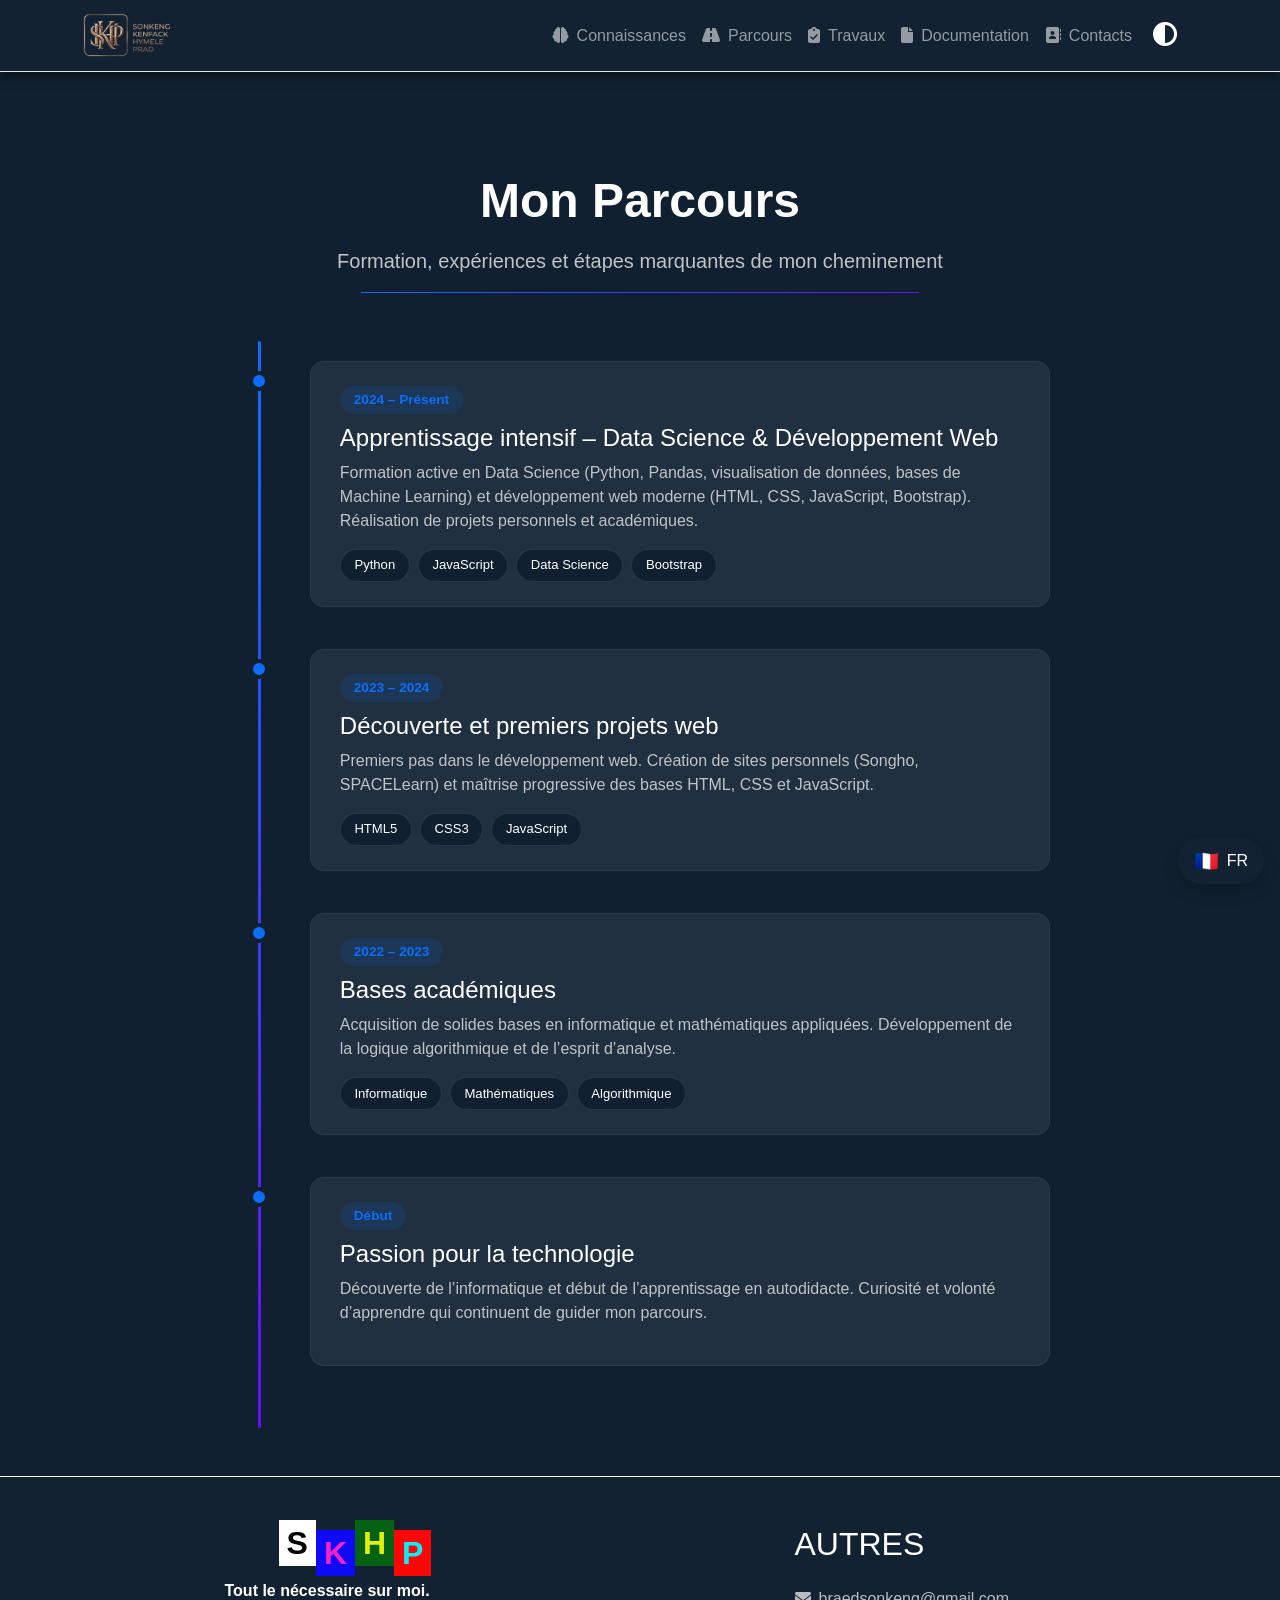
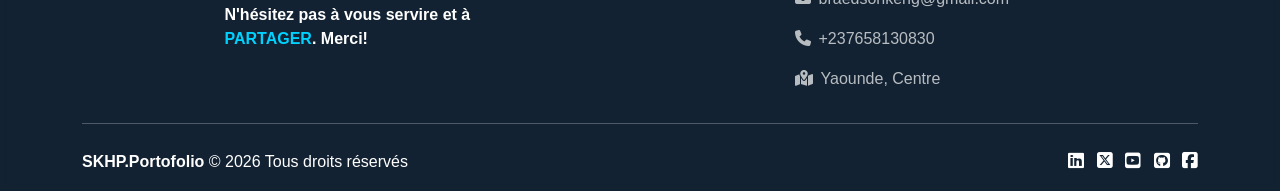
<file: parcours.html>
<!DOCTYPE html>
<html>
<head>
    <meta charset="UTF-8">
    <meta name="viewport" content="width=device-width, initial-scale=1.0">
    <title>SKHP | Portfolio - Sonkeng Kenfack HymeLe Prad</title>
    <!-- Meta Description-->
    <meta name="description" content="SKHP | Portfolio - Sonkeng Kenfack Hymele Prad
Tout le nécessaire sur moi. Apprenant en Data Sciene et Développeur Web passionné basé à Yaoundé. Découvrez mon parcours, mes projets et mes compétences.">
    
    <!-- HYDRATATION PRÉCOCE (avant tout CSS/JS) -->
    <script>
        // Appliquer le thème immédiatement pour éviter FOUC
        (function() {
            const savedTheme = localStorage.getItem('theme') || 'dark';
            document.documentElement.setAttribute('data-theme', savedTheme);
            
            // Langue (pour <html lang>)
            const savedLang = localStorage.getItem('lng') || 'fr';
            document.documentElement.setAttribute('lang', savedLang);
        })();
    </script>

    <link href="https://cdn.jsdelivr.net/npm/bootstrap@5.3.0/dist/css/bootstrap.min.css" rel="stylesheet">
    <link rel="stylesheet" href="https://cdnjs.cloudflare.com/ajax/libs/font-awesome/6.5.1/css/all.min.css">
    <link rel="stylesheet" href="css/parcours.css">
    
    <!--Installation de l'icone du site-->
    <link rel="icon"type="image/png" href="favicon/favicon-96x96.png" sizes="96x96" />
    <link rel="icon" type="image/svg+xml" href="favicon/favicon.svg" />
    <link rel="shortcut icon" href="favicon/favicon.ico" />
    <link rel="apple-touch-icon" sizes="180x180" href="favicon/apple-touch-icon.png" />
    <meta name="apple-mobile-web-app-title" content="SKHPrad" />
    <link rel="manifest" href="favicon/site.webmanifest" />
    <!--end-icone-->
</head>
<body>
    <!--Particules de fond-->
    <div id="particules"></div>

    <!-- Barre de navigation -->
    <nav class="navbar navbar-expand-lg navbar-dark border-bottom sticky-top">
        <div class="container">
            <a href="index.html" class="navbar-brand d-flex align-items-center">
                <img src="image/LOGO.png" alt="le logo" class="me-1" style="width: 90px; height: 45px;">
            </a>
            <button class="navbar-toggler" type="button" data-bs-toggle="collapse" data-bs-target="#navbarNav" aria-controls="navbarNav" aria-expanded="false" aria-label="Toggle navigation">
                <span class="navbar-toggler-icon"></span>
            </button>
            <div class="collapse navbar-collapse" id="navbarNav">
                <ul class="navbar-nav ms-auto align-items-center">
                    <li class="nav-item active">
                        <a href="connaissances.html" class="nav-link" data-translate="true"><i class="fa-solid fa-brain me-2" style=" font-size: 1em;"></i>Connaissances</a>
                    </li>
                    <li class="nav-item active">
                        <a href="parcours.html" class="nav-link" data-translate="true"><i class="fa-solid fa-road me-2" style=" font-size: 1em;"></i>Parcours</a>
                    </li>
                    <li class="nav-item active">
                        <a href="travaux.html" class="nav-link" data-translate="true"><i class="fa-solid fa-clipboard-check me-2" style="font-size: 1em;"></i>Travaux</a>
                    </li>
                    <li class="nav-item active">
                        <a href="cv.html" class="nav-link"><i class="fa-solid fa-file me-2" style="font-size: 1em;"></i>Documentation</a>
                    </li>
                    <li class="nav-item active">
                        <a href="contact.html" class="nav-link"><i class="fa-solid fa-address-book me-2" style="font-size: 1em;"></i>Contacts</a>
                    </li>
                    <li class="nav-item ">
                        <button id="themeBtn" class="btn" title="Changer de theme"><i class="fa-solid fa-circle-half-stroke fa-beat-fade me-2" style="font-size: 1.5em;"></i></button>
                    </li>
                </ul>
            </div>
        </div>
    </nav>

    <!-- ====================== SECTION PARCOURS ====================== -->
    <section id="parcours" class="parcours-section py-5">
        <div class="container">
            
            <!-- Titre -->
            <div class="text-center mb-5">
                <h1 class="display-5 fw-bold" style="color: var(--color);" data-i18n="parcours.title">
                    Mon Parcours
                </h1>
                <p class="lead mt-3" style="color: var(--part-color);" data-i18n="parcours.subtitle">
                    Formation, expériences et étapes marquantes de mon cheminement
                </p>
                <div class="mx-auto mt-3" style="width: 50%; height: 1px; background: linear-gradient(to right, #0d6efd, #6610f2); "></div>
            </div>
    
            <!-- Timeline -->
            <div class="timeline">
    
                <!-- Étape 1 -->
                <div class="timeline-item">
                    <div class="timeline-dot"></div>
                    <div class="timeline-content">
                        <span class="timeline-date">2024 – Présent</span>
                        <h4 style="color: var(--color);">Apprentissage intensif – Data Science & Développement Web</h4>
                        <p style="color: var(--part-color);">
                            Formation active en Data Science (Python, Pandas, visualisation de données, bases de Machine Learning) 
                            et développement web moderne (HTML, CSS, JavaScript, Bootstrap). Réalisation de projets personnels 
                            et académiques.
                        </p>
                        <div class="d-flex gap-2 flex-wrap mt-3">
                            <span class="badge-tech">Python</span>
                            <span class="badge-tech">JavaScript</span>
                            <span class="badge-tech">Data Science</span>
                            <span class="badge-tech">Bootstrap</span>
                        </div>
                    </div>
                </div>
    
                <!-- Étape 2 -->
                <div class="timeline-item">
                    <div class="timeline-dot"></div>
                    <div class="timeline-content">
                        <span class="timeline-date">2023 – 2024</span>
                        <h4 style="color: var(--color);">Découverte et premiers projets web</h4>
                        <p style="color: var(--part-color);">
                            Premiers pas dans le développement web. Création de sites personnels (Songho, SPACELearn) 
                            et maîtrise progressive des bases HTML, CSS et JavaScript.
                        </p>
                        <div class="d-flex gap-2 flex-wrap mt-3">
                            <span class="badge-tech">HTML5</span>
                            <span class="badge-tech">CSS3</span>
                            <span class="badge-tech">JavaScript</span>
                        </div>
                    </div>
                </div>
    
                <!-- Étape 3 -->
                <div class="timeline-item">
                    <div class="timeline-dot"></div>
                    <div class="timeline-content">
                        <span class="timeline-date">2022 – 2023</span>
                        <h4 style="color: var(--color);">Bases académiques</h4>
                        <p style="color: var(--part-color);">
                            Acquisition de solides bases en informatique et mathématiques appliquées. 
                            Développement de la logique algorithmique et de l’esprit d’analyse.
                        </p>
                        <div class="d-flex gap-2 flex-wrap mt-3">
                            <span class="badge-tech">Informatique</span>
                            <span class="badge-tech">Mathématiques</span>
                            <span class="badge-tech">Algorithmique</span>
                        </div>
                    </div>
                </div>
    
                <!-- Étape 4 -->
                <div class="timeline-item">
                    <div class="timeline-dot"></div>
                    <div class="timeline-content">
                        <span class="timeline-date">Début</span>
                        <h4 style="color: var(--color);">Passion pour la technologie</h4>
                        <p style="color: var(--part-color);">
                            Découverte de l’informatique et début de l’apprentissage en autodidacte. 
                            Curiosité et volonté d’apprendre qui continuent de guider mon parcours.
                        </p>
                    </div>
                </div>
    
            </div>
        </div>
    </section>
    
    <!-- Section footer -->
    <footer class="pt-5 pd-4 shadow-sm">
        <div class="container text-center text-md-start">
            <div class="foot-top row text-center text-md-start">
                <div class="left col-md-3 col-lg-3 mb-4 col-xl-3 mx-auto ">
                    <h5 class="d-flex justify-content-center text-center" style="font-size: 2rem;">

                        <span class="px-2 fw-bold py-1" style="color: #000000; background-color: #FFFFFF; transform: translateY(-5px);">S</span>

                        <span class="px-2 fw-bold py-1" style="color: #fc1fcc; background-color: #0e0af3; transform: translateY(5px);">K</span>

                        <span class="px-2 fw-bold py-1" style="color: #e0f00b; background-color: #046313; transform: translateY(-5px);">H</span>

                        <span class="px-2 fw-bold py-1" style="color: #0aeff7; background-color: #ff0505; transform: translateY(5px);">P</span>

                    </h5>
                    <p class="fs-6 fs-md-2 paragraphe rounded">
                        <strong data-translate="true"">Tout le nécessaire sur moi. N'hésitez pas à vous servire et à <span class="highlight">PARTAGER</span>. Merci!</strong> 
                    </p>
                </div>
                <div class="right col-md-3 col-lg-3 col-xl-3 mx-auto ">
                    <h5 class="text-uppercase mb-4 font-weight-bold"data-translate="true"" style="font-size: 2rem;">Autres</h5>
                    <p class="p-item"><a href="mailto:braedsonkeng@gmail.com" target="_blank" class="autre-item text-decoration-none"><i class="fa-solid fa-envelope me-2"></i><span>braedsonkeng@gmail.com</span></a></p>
                    <p class="p-item"><a href="tel:±237658130830" target="_blank" class="autre-item text-decoration-none"><i class="fa-solid fa-phone me-2"></i>+237658130830</a></p>
                    <p class="p-item"><a href="https://maps.app.goo.gl/1hknyKjnv5G4CvAn9" target="_blank" class="autre-item text-decoration-none"><i class="fa-solid fa-map-location-dot me-2"></i>Yaounde, Centre</a></p>
                </div>
            </div>
            <hr class="mb-4">
            <div class="foot-down row align-items-center">
                <div class="col-md-7 col-lg-8 fs-6 fs-md-2">
                    <p data-translate="true"><strong>SKHP.Portofolio</strong> © 2026 Tous droits réservés</p>
                </div>
                <div class="col-md-5 col-lg-4">
                    <div class="text-center text-md-end">
                        <ul class="list-unstyled list-inline">
                            <li class="list-inline-item">
                                <a href="https://www.linkedin.com/in/prad-sonkeng-002161382" target="_blank" class="link1 btn-floating btn-sm" style="font-size: 18px;"><i class="fa-brands fa-linkedin"></i></a>
                            </li>
                            <li class="list-inline-item">
                                <a href="https://x.com/pradprime?s=21" target="_blank" class="btn-floating btn-sm" style="font-size: 18px;"><i class="link2 fa-brands fa-square-x-twitter"></i></a>
                            </li>
                            <li class="list-inline-item">
                                <a href="https://www.youtube.com/@PradSONKENG" target="_blank" class="btn-floating btn-sm" style="font-size: 18px;"><i class="link3 fa-brands fa-square-youtube"></i></a>
                            </li>
                            <li class="list-inline-item">
                                <a href="https://github.com/PradSonkeng" target="_blank" class="btn-floating btn-sm" style="font-size: 18px;"><i class="link4 fa-brands fa-square-github"></i></a>
                            </li>
                            <li class="list-inline-item">
                                <a href="https://www.facebook.com/share/1CZPJ2wc7y/?mibextid=wwXIfr" target="_blank" class="link5 btn-floating btn-sm" style="font-size: 18px;"><i class="fa-brands fa-square-facebook"></i></a>
                            </li>
                        </ul>
                    </div>
                </div>
            </div>
        </div>
    </footer>
    <!-- Boutton de lange fr-eng -->
    <div class="language-switcher position-fixed bottom-0 end-0 m-3" style="z-index: 1030;">
        <button id="langBtn" class="btn btn-secondary d-flex align-items-center gap-2 shadow rounded-pill px-3 py-2" title="Changer de langue">
            <span id="langFlag" class="fs-5">🇫🇷</span>
            <span id="langText" class="fw-medium">FR</span>
        </button>
    </div>
    <script src="https://cdn.jsdelivr.net/npm/bootstrap@5.3.0/dist/js/bootstrap.bundle.min.js"></script>
    <script src="js/app.js"></script>
    <script>
    document.addEventListener("DOMContentLoaded", () => {
        const items = document.querySelectorAll(".timeline-item");
    
        const observer = new IntersectionObserver((entries) => {
            entries.forEach(entry => {
                if (entry.isIntersecting) {
                    entry.target.classList.add("visible");
                }
            });
        }, {
            threshold: 0.2
        });
    
        items.forEach(item => observer.observe(item));
    });
    </script>
    </body>
</html>
</file>
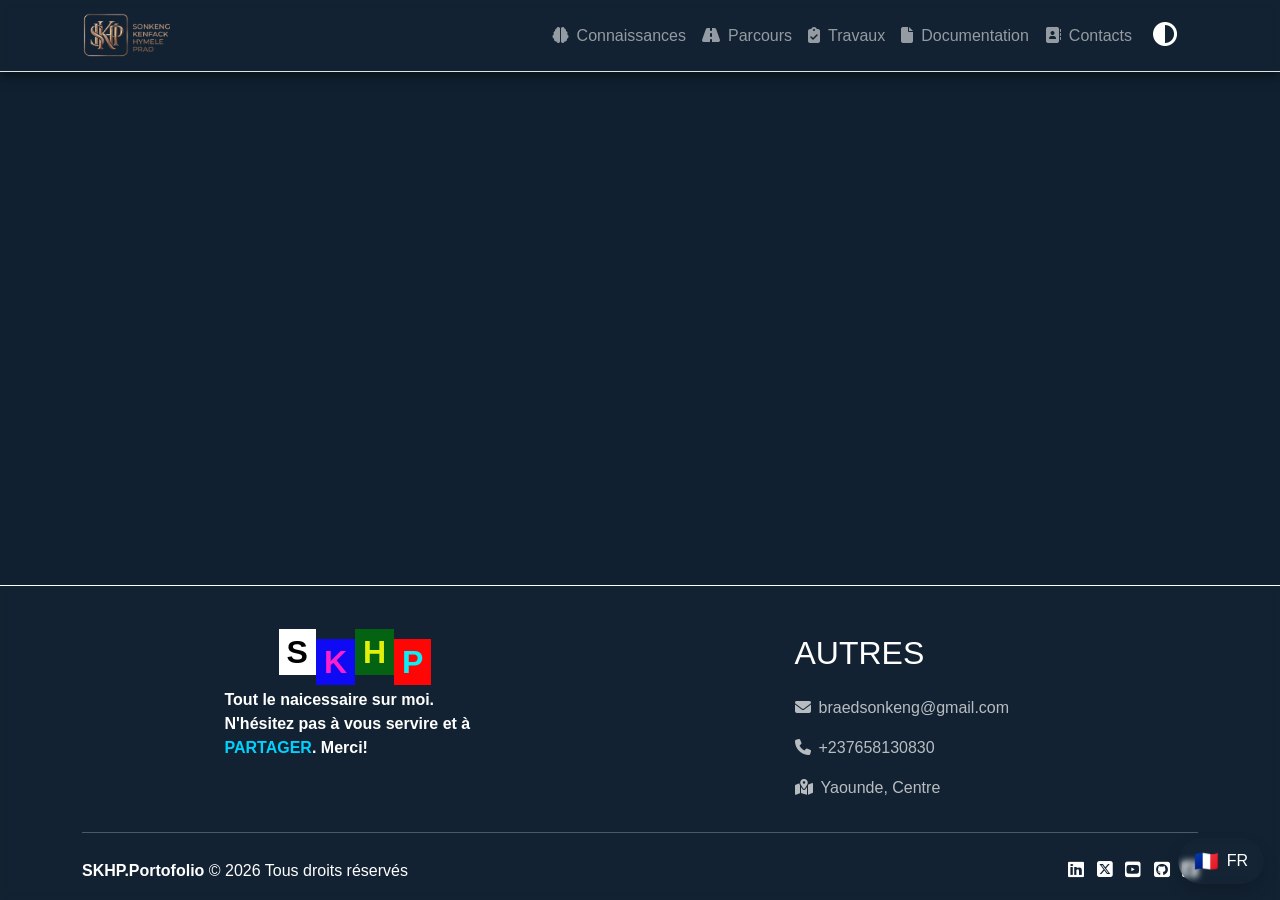
<file: parcourt.html>
<!DOCTYPE html>
<html lang="fr" data-theme="dark">
<head>
    <meta charset="UTF-8">
    <meta name="viewport" content="width=device-width, initial-scale=1.0">
    <title>SKHP.PortoFolio</title>

    <link href="https://cdn.jsdelivr.net/npm/bootstrap@5.3.0/dist/css/bootstrap.min.css" rel="stylesheet">
    <link rel="stylesheet" href="https://cdnjs.cloudflare.com/ajax/libs/font-awesome/6.5.1/css/all.min.css">
    <link rel="stylesheet" href="css/parcourt.css">
    
    <!--Installation de l'icone du site-->
    <link rel="icon"type="image/png" href="favicon/favicon-96x96.png" sizes="96x96" />
    <link rel="icon" type="image/svg+xml" href="favicon/favicon.svg" />
    <link rel="shortcut icon" href="favicon/favicon.ico" />
    <link rel="apple-touch-icon" sizes="180x180" href="favicon/apple-touch-icon.png" />
    <meta name="apple-mobile-web-app-title" content="SKHPrad" />
    <link rel="manifest" href="favicon/site.webmanifest" />
    <!--end-icone-->
</head>
<body>
    <!--Particules de fond-->
    <div id="particules"></div>

    <!-- Barre de navigation -->
    <nav class="navbar navbar-expand-lg navbar-dark border-bottom sticky-top">
        <div class="container">
            <a href="index.html" class="navbar-brand d-flex align-items-center">
                <img src="image/LOGO.png" alt="le logo" class="me-1" style="width: 90px; height: 45px;">
            </a>
            <button class="navbar-toggler" type="button" data-bs-toggle="collapse" data-bs-target="#navbarNav" aria-controls="navbarNav" aria-expanded="false" aria-label="Toggle navigation">
                <span class="navbar-toggler-icon"></span>
            </button>
            <div class="collapse navbar-collapse" id="navbarNav">
                <ul class="navbar-nav ms-auto align-items-center">
                    <li class="nav-item active">
                        <a href="connaissances.html" class="nav-link" data-translate="true"><i class="fa-solid fa-brain me-2" style=" font-size: 1em;"></i>Connaissances</a>
                    </li>
                    <li class="nav-item active">
                        <a href="parcourt.html" class="nav-link" data-translate="true"><i class="fa-solid fa-road me-2" style=" font-size: 1em;"></i>Parcours</a>
                    </li>
                    <li class="nav-item active">
                        <a href="travaux.html" class="nav-link" data-translate="true"><i class="fa-solid fa-clipboard-check me-2" style="font-size: 1em;"></i>Travaux</a>
                    </li>
                    <li class="nav-item active">
                        <a href="cv.html" class="nav-link"><i class="fa-solid fa-file me-2" style="font-size: 1em;"></i>Documentation</a>
                    </li>
                    <li class="nav-item active">
                        <a href="contact.html" class="nav-link"><i class="fa-solid fa-address-book me-2" style="font-size: 1em;"></i>Contacts</a>
                    </li>
                    <li class="nav-item ">
                        <button id="themeBtn" class="btn" title="Changer de theme"><i class="fa-solid fa-circle-half-stroke fa-beat-fade me-2" style="font-size: 1.5em;"></i></button>
                    </li>
                </ul>
            </div>
        </div>
    </nav>

    <!-- Section Hero -->
    <div class="main container">
        <section id="hero" class="hero-section d-flex align-items-center">
            
        </section>
    </div>
    
    <!-- Section footer -->
    <footer class="pt-5 pd-4 shadow-sm">
        <div class="container text-center text-md-start">
            <div class="foot-top row text-center text-md-start">
                <div class="left col-md-3 col-lg-3 mb-4 col-xl-3 mx-auto ">
                    <h5 class="d-flex justify-content-center text-center" style="font-size: 2rem;">
                        <span class="px-2 fw-bold py-1" style="color: #000000; background-color: #FFFFFF; transform: translateY(-5px);">S</span>
                        <span class="px-2 fw-bold py-1" style="color: #fc1fcc; background-color: #0e0af3; transform: translateY(5px);">K</span>
                        <span class="px-2 fw-bold py-1" style="color: #e0f00b; background-color: #046313; transform: translateY(-5px);">H</span>
                        <span class="px-2 fw-bold py-1" style="color: #0aeff7; background-color: #ff0505; transform: translateY(5px);">P</span>
                    </h5>
                    <p class="fs-6 fs-md-2 paragraphe rounded">
                        <strong data-translate="true"">Tout le naicessaire sur moi. N'hésitez pas à vous servire et à <span class="highlight">PARTAGER</span>. Merci!</strong> 
                    </p>
                </div>
                <div class="right col-md-3 col-lg-3 col-xl-3 mx-auto ">
                    <h5 class="text-uppercase mb-4 font-weight-bold"data-translate="true"" style="font-size: 2rem;">Autres</h5>
                    <p class="p-item"><a href="mailto:braedsonkeng@gmail.com" class="autre-item text-decoration-none"><i class="fa-solid fa-envelope me-2"></i><span>braedsonkeng@gmail.com</span></a></p>
                    <p class="p-item"><a href="tel:±237658130830" class="autre-item text-decoration-none"><i class="fa-solid fa-phone me-2"></i>+237658130830</a></p>
                    <p class="p-item"><a href="https://maps.app.goo.gl/1hknyKjnv5G4CvAn9" class="autre-item text-decoration-none"><i class="fa-solid fa-map-location-dot me-2"></i>Yaounde, Centre</a></p>
                </div>
            </div>
            <hr class="mb-4">
            <div class="foot-down row align-items-center">
                <div class="col-md-7 col-lg-8 fs-6 fs-md-2">
                    <p data-translate="true"><strong>SKHP.Portofolio</strong> © 2026 Tous droits réservés</p>
                </div>
                <div class="col-md-5 col-lg-4">
                    <div class="text-center text-md-end">
                        <ul class="list-unstyled list-inline">
                            <li class="list-inline-item">
                                <a href="https://www.linkedin.com/in/braed-sonkeng-002161382?utm_source=share&utm_campaign=share_via&utm_content=profile&utm_medium=ios_app" class="link1 btn-floating btn-sm" style="font-size: 18px;"><i class="fa-brands fa-linkedin"></i></a>
                            </li>
                            <li class="list-inline-item">
                                <a href="https://x.com/pradprime?s=21" class="btn-floating btn-sm" style="font-size: 18px;"><i class="link2 fa-brands fa-square-x-twitter"></i></a>
                            </li>
                            <li class="list-inline-item">
                                <a href="https://www.youtube.com/@BraedSONKENG" class="btn-floating btn-sm" style="font-size: 18px;"><i class="link3 fa-brands fa-square-youtube"></i></a>
                            </li>
                            <li class="list-inline-item">
                                <a href="https://github.com/PradSonkeng" class="btn-floating btn-sm" style="font-size: 18px;"><i class="link4 fa-brands fa-square-github"></i></a>
                            </li>
                            <li class="list-inline-item">
                                <a href="https://www.facebook.com/share/1CZPJ2wc7y/?mibextid=wwXIfr" class="link5 btn-floating btn-sm" style="font-size: 18px;"><i class="fa-brands fa-square-facebook"></i></a>
                            </li>
                        </ul>
                    </div>
                </div>
            </div>
        </div>
    </footer>
    <!-- Boutton de lange fr-eng -->
    <div class="language-switcher position-fixed bottom-0 end-0 m-3" style="z-index: 1030;">
        <button id="langBtn" class="btn btn-secondary d-flex align-items-center gap-2 shadow rounded-pill px-3 py-2" title="Changer de langue">
            <span id="langFlag" class="fs-5">🇫🇷</span>
            <span id="langText" class="fw-medium">FR</span>
        </button>
    </div>
    <script src="https://cdn.jsdelivr.net/npm/bootstrap@5.3.0/dist/js/bootstrap.bundle.min.js"></script>
    <script src="js/app.js"></script>
    </body>
</html>
</file>
<file: css/connaissances.css>
/*========== VARIABLES GLOBAL ==========*/

:root {
    --bg: #102030;
    --bg2: #203040;
    --flou: blur(3px);
    --transp: rgba(255, 255, 255, 0.01);
    --color: #ffffff;
    --part-color: #c0c3c7;
    --linkedIn: #0627b8;
    --twitter: #161515;
    --youtube: #ff0202;
    --github: #0e0522;
    --facebook: #071ffc;
    --shadow: 0 4px 10px rgba(0, 0, 0, 0.5);
}
[data-theme="light"] {
    --bg: #b8babd;
    --bg2: #c9cdd1;  
    --color: #102030;
    --part-color: #102030bd;
    --shadow: 0 4px 10px rgba(0, 0, 0, 0.15)
}

* { margin:0; padding:0; box-sizing: border-box;}
html {
    scroll-behavior: smooth;
    transition: background-color 0.3s ease;
}

body{
    display: flex;
    flex-direction: column;
    font-family: Arial, Helvetica, sans-serif;
    min-height: 100vh;
    background: var(--bg);
    
}
/*=========== PARTICULES DE FOND ==========*/
#particules {
    position: fixed;
    inset: 0;
    pointer-events: none;
    z-index: -1;
    overflow: hidden;
}

.particule {
    position: absolute;
    border-radius: 50%;
    opacity: 0;
    animation: float-up linear infinite;
    will-change: transform, opacity;
}

@keyframes float-up {
    0% { opacity: 0; transform: translateY(100vh) translateX(0); }
    10% { opacity: 1; }
    90% { opacity: 1; }
    100% { opacity: 0; transform: translateY(-100px) translateX(0); }
}

/*=========== NAVBAR ==========*/
.navbar {
    background: var(--transp);
    backdrop-filter: var(--flou);
    box-shadow: var(--shadow);
    
}
nav > button {
    color: var(--color) !important;
    border: none;
}
.navbar-nav .nav-item {
    position: relative;
}
[data-theme="light"] .navbar-nav .nav-link {
    color: rgba(16, 32, 48, 0.7) !important;
}
.navbar-nav .nav-link:hover {
    color: var(--color) !important;
    transform: scale(1.1);
}
.navbar-nav .nav-link::after {
    content:'';
    position: absolute;
    bottom: 0;
    left: 0;
    width: 0;
    height: 2px;
    background-color: var(--color);
    transition: width 0.3s ease-in-out;
    border-radius: 3px;
}
.navbar-nav .nav-link:hover::after {
    width: 100%;
}
.navbar-nav .nav-link.active:hover::after {
    width: 100%;
}
.navbar-nav .nav-item #themeBtn{
    color: var(--color);
}
[data-theme="light"] .navbar-nav .nav-item #themeBtn {
    color: var(--color);
}
.navbar-toggler-icon {
    filter: invert(0);
    transition: filter 0.3s ease;
}
[data-theme="light"] .navbar-toggler-icon {
    filter: invert(1);
}
.navbar-toggler {
    color: var(--color) !important;
    border-color: var(--color) !important;
}


/* ====================== SECTION CONNAISSANCES ====================== */
.connaissances-section {
    min-height: 80vh;
    padding-top: 100px !important;
    padding-bottom: 80px;
}

.skill-card {
    background: var(--bg2);
    border-radius: 16px;
    border: 1px solid rgba(255,255,255,0.06);
    transition: all 0.3s ease;
}

.skill-card:hover {
    transform: translateY(-6px);
    box-shadow: 0 18px 40px rgba(0,0,0,0.25);
}

.skill-icon {
    width: 48px;
    height: 48px;
    background: linear-gradient(135deg, #0d6efd, #6610f2);
    border-radius: 12px;
    display: flex;
    align-items: center;
    justify-content: center;
    color: white;
    font-size: 1.3rem;
}

/* Barres de progression */
.progress {
    height: 8px;
    background: rgba(255,255,255,0.08);
    border-radius: 10px;
    overflow: hidden;
}

.progress-bar {
    background: linear-gradient(90deg, #0d6efd, #6610f2);
    border-radius: 10px;
}

/* Badges technologies */
.tech-badge {
    display: inline-flex;
    align-items: center;
    padding: 0.45rem 0.9rem;
    background: var(--bg);
    border: 1px solid rgba(255,255,255,0.1);
    border-radius: 50px;
    color: var(--color);
    font-size: 0.9rem;
    transition: all 0.25s ease;
}

.tech-badge:hover {
    background: #0d6efd;
    border-color: #0d6efd;
    color: white;
    transform: translateY(-2px);
}

/* Mode clair */
[data-theme="light"] .skill-card {
    border: 1px solid rgba(0,0,0,0.08);
}

[data-theme="light"] .progress {
    background: rgba(0,0,0,0.08);
}

[data-theme="light"] .tech-badge {
    border-color: rgba(0,0,0,0.1);
    color: #102030;
}


/*========== SECTION FOOTER ==========*/
footer {
    margin-top: auto;
    background: var(--transp);
    backdrop-filter: var(--flou);
    border-top: 1px solid white;
}

.rounded {
    color: var(--color);
}

.highlight {
    color: #00d2ff;
    font-weight: bold;
}

.text-uppercase {
    color: white;
}
[data-theme="light"] .text-uppercase {
    color: #102030;
}
.autre-item {
    color: rgba(255, 255, 255, 0.7);
}
[data-theme="light"] .autre-item {
    color: rgba(16, 32, 48, 0.7);
}
.autre-item:hover {
    color: #fff;
}
[data-theme="light"] .autre-item:hover {
    color: #102030;
}
.p-item:hover {
    transform: scale(1.1);
}

hr {
    color: var(--color);
}
.foot-down {
    color: var(--color);
}
.btn-sm {
    color: var(--color);
}
.link1:hover {
    color: var(--linkedIn);
}
.link2:hover {
    color: var(--twitter);
}
.link3:hover {
    color: var(--youtube);
}
.link4:hover {
    color: var(--github);;
}
.link5:hover {
    color: var(--facebook);
}
.list-inline-item:hover {
    transform: scale(1.5);
}
/*========== BOUTON LANGUE ==========*/
.language-switcher .btn {
    background: var(--transp);
    backdrop-filter: var(--flou);
    color: var(--color);
    border: none;
    transition: background-color 0.3s ease, color 0.3s ease;
}
#langBtn {
    transition: all 0.3s ease;
}
#langBtn:hover {
    transform: translateY(-4px) scale(1.06);
    box-shadow: 0 10px 25px rgba(0, 0, 0, 0.4) !important;
}
#langFlag {
    transition: transform 0.4s ease;
}
#langBtn:hover #langFlag {
    transform: rotate(20deg) scale(1.3);
}

/* Media Queries */
@media (max-width : 768px) {
    footer .paragraphe {
        size:1px;
    }
    .text-uppercase {
        font-size: 1rem;
        size: 2px;
    }
}
</file>
<file: css/contact.css>
/*========== VARIABLES GLOBAL ==========*/

:root {
    --bg: #102030;
    --bg2: #203040;
    --flou: blur(3px);
    --transp: rgba(255, 255, 255, 0.01);
    --color: #ffffff;
    --part-color: #c0c3c7;
    --linkedIn: #0627b8;
    --twitter: #161515;
    --youtube: #ff0202;
    --github: #0e0522;
    --facebook: #071ffc;
    --shadow: 0 4px 10px rgba(0, 0, 0, 0.5);
}
[data-theme="light"] {
    --bg: #b8babd;
    --bg2: #c9cdd1;  
    --color: #102030;
    --part-color: #102030bd;
    --shadow: 0 4px 10px rgba(0, 0, 0, 0.15)
}

* { margin:0; padding:0; box-sizing: border-box;}
html {
    scroll-behavior: smooth;
    transition: background-color 0.3s ease;
}

body{
    display: flex;
    flex-direction: column;
    font-family: Arial, Helvetica, sans-serif;
    min-height: 100vh;
    background: var(--bg);
    
}
/*=========== PARTICULES DE FOND ==========*/
#particules {
    position: fixed;
    inset: 0;
    pointer-events: none;
    z-index: -1;
    overflow: hidden;
}

.particule {
    position: absolute;
    border-radius: 50%;
    opacity: 0;
    animation: float-up linear infinite;
    will-change: transform, opacity;
    
}

@keyframes float-up {
    0% { opacity: 0; transform: translateY(100vh) translateX(0); }
    10% { opacity: 1; }
    90% { opacity: 1; }
    100% { opacity: 0; transform: translateY(-100px) translateX(0); }
}

/*=========== NAVBAR ==========*/
.navbar {
    background: var(--transp);
    backdrop-filter: var(--flou);
    box-shadow: var(--shadow);
    
}
nav > button {
    color: var(--color) !important;
    border: none;
}
.navbar-nav .nav-item {
    position: relative;
}
[data-theme="light"] .navbar-nav .nav-link {
    color: rgba(16, 32, 48, 0.7) !important;
}
.navbar-nav .nav-link:hover {
    color: var(--color) !important;
    transform: scale(1.1);
}
.navbar-nav .nav-link::after {
    content:'';
    position: absolute;
    bottom: 0;
    left: 0;
    width: 0;
    height: 2px;
    background-color: var(--color);
    transition: width 0.3s ease-in-out;
    border-radius: 3px;
}
.navbar-nav .nav-link:hover::after {
    width: 100%;
}
.navbar-nav .nav-link.active:hover::after {
    width: 100%;
}
.navbar-nav .nav-item #themeBtn{
    color: var(--color);
}
[data-theme="light"] .navbar-nav .nav-item #themeBtn {
    color: var(--color);
}
.navbar-toggler-icon {
    filter: invert(0);
    transition: filter 0.3s ease;
}
[data-theme="light"] .navbar-toggler-icon {
    filter: invert(1);
}
.navbar-toggler {
    color: var(--color) !important;
    border-color: var(--color) !important;
}

/* ====================== SECTION CONTACT ====================== */
.contact-section {
    min-height: 80vh;
    padding-top: 100px !important;
    padding-bottom: 80px;
}

.contact-info,
.contact-form {
    background: var(--bg2);
    border: 1px solid rgba(255,255,255,0.06);
    box-shadow: 0 10px 30px rgba(0,0,0,0.15);
}

.contact-icon {
    width: 48px;
    height: 48px;
    background: linear-gradient(135deg, #0d6efd, #6610f2);
    border-radius: 12px;
    display: flex;
    align-items: center;
    justify-content: center;
    color: white;
    font-size: 1.2rem;
    flex-shrink: 0;
}

.social-btn {
    width: 42px;
    height: 42px;
    border-radius: 50%;
    background: var(--bg);
    border: 1px solid rgba(255,255,255,0.1);
    display: flex;
    align-items: center;
    justify-content: center;
    color: var(--color);
    font-size: 1.1rem;
    transition: all 0.3s ease;
    text-decoration: none;
}

.social-btn:hover {
    color: white;
    transform: translateY(-4px);
}
.bt1:hover {
    background: var(--linkedIn);
}
.bt2:hover {
    background: var(--github);
}
.bt3:hover {
    background: var(--twitter);
}
.bt4:hover {
    background: var(--youtube);
}
.bt5:hover {
    background: var(--facebook);
}

/* Inputs */
.contact-input {
    background: var(--bg) !important;
    border: 1px solid rgba(255,255,255,0.1) !important;
    color: var(--color) !important;
    border-radius: 10px !important;
    padding: 0.75rem 1rem !important;
}

.contact-input:focus {
    border-color: #0d6efd !important;
    box-shadow: 0 0 0 0.2rem rgba(13, 110, 253, 0.2) !important;
}

.contact-input::placeholder {
    color: var(--part-color) !important;
    opacity: 0.7;
}

/* Mode clair */
[data-theme="light"] .contact-info,
[data-theme="light"] .contact-form {
    border: 1px solid rgba(0,0,0,0.08);
}

[data-theme="light"] .contact-input {
    border: 1px solid rgba(0,0,0,0.1) !important;
    color: #102030 !important;
}

[data-theme="light"] .social-btn {
    border-color: rgba(0,0,0,0.1);
    color: #102030;
}

/*========== SECTION FOOTER ==========*/
footer {
    margin-top: auto;
    background: var(--transp);
    backdrop-filter: var(--flou);
    border-top: 1px solid white;
}

.rounded {
    color: var(--color);
}

.highlight {
    color: #00d2ff;
    font-weight: bold;
}

.text-uppercase {
    color: white;
}
[data-theme="light"] .text-uppercase {
    color: #102030;
}
.autre-item {
    color: rgba(255, 255, 255, 0.7);
}
[data-theme="light"] .autre-item {
    color: rgba(16, 32, 48, 0.7);
}
.autre-item:hover {
    color: #fff;
}
[data-theme="light"] .autre-item:hover {
    color: #102030;
}
.p-item:hover {
    transform: scale(1.1);
}

hr {
    color: var(--color);
}
.foot-down {
    color: var(--color);
}
.btn-sm {
    color: var(--color);
}
.link1:hover {
    color: var(--linkedIn);
}
.link2:hover {
    color: var(--twitter);
}
.link3:hover {
    color: var(--youtube);
}
.link4:hover {
    color: var(--github);;
}
.link5:hover {
    color: var(--facebook);
}
.list-inline-item:hover {
    transform: scale(1.5);
}
/*========== BOUTON LANGUE ==========*/
.language-switcher .btn {
    background: var(--transp);
    backdrop-filter: var(--flou);
    color: var(--color);
    border: none;
    transition: background-color 0.3s ease, color 0.3s ease;
}
#langBtn {
    transition: all 0.3s ease;
}
#langBtn:hover {
    transform: translateY(-4px) scale(1.06);
    box-shadow: 0 10px 25px rgba(0, 0, 0, 0.4) !important;
}
#langFlag {
    transition: transform 0.4s ease;
}
#langBtn:hover #langFlag {
    transform: rotate(20deg) scale(1.3);
}

/* Media Queries */
@media (max-width : 768px) {
    footer .paragraphe {
        size:1px;
    }
    .text-uppercase {
        font-size: 1rem;
        size: 2px;
    }
}
</file>
<file: css/cv.css>
/*========== VARIABLES GLOBAL ==========*/

:root {
    --bg: #102030;
    --bg2: #203040;
    --flou: blur(3px);
    --transp: rgba(255, 255, 255, 0.01);
    --color: #ffffff;
    --part-color: #c0c3c7;
    --linkedIn: #0627b8;
    --twitter: #161515;
    --youtube: #ff0202;
    --github: #0e0522;
    --facebook: #071ffc;
    --shadow: 0 4px 10px rgba(0, 0, 0, 0.5);
}
[data-theme="light"] {
    --bg: #b8babd;
    --bg2: #c9cdd1;  
    --color: #102030;
    --part-color: #102030bd;
    --shadow: 0 4px 10px rgba(0, 0, 0, 0.15)
}

* { margin:0; padding:0; box-sizing: border-box;}
html {
    scroll-behavior: smooth;
    transition: background-color 0.3s ease;
}

body{
    display: flex;
    flex-direction: column;
    font-family: Arial, Helvetica, sans-serif;
    min-height: 100vh;
    background: var(--bg);
    
}
/*=========== PARTICULES DE FOND ==========*/
#particules {
    position: fixed;
    inset: 0;
    pointer-events: none;
    z-index: -1;
    overflow: hidden;
}

.particule {
    position: absolute;
    border-radius: 50%;
    opacity: 0;
    animation: float-up linear infinite;
    will-change: transform, opacity;
}

@keyframes float-up {
    0% { opacity: 0; transform: translateY(100vh) translateX(0); }
    10% { opacity: 1; }
    90% { opacity: 1; }
    100% { opacity: 0; transform: translateY(-100px) translateX(0); }
}

/*=========== NAVBAR ==========*/
.navbar {
    background: var(--transp);
    backdrop-filter: var(--flou);
    box-shadow: var(--shadow);
    
}
nav > button {
    color: var(--color) !important;
    border: none;
}
.navbar-nav .nav-item {
    position: relative;
}
[data-theme="light"] .navbar-nav .nav-link {
    color: rgba(16, 32, 48, 0.7) !important;
}
.navbar-nav .nav-link:hover {
    color: var(--color) !important;
    transform: scale(1.1);
}
.navbar-nav .nav-link::after {
    content:'';
    position: absolute;
    bottom: 0;
    left: 0;
    width: 0;
    height: 2px;
    background-color: var(--color);
    transition: width 0.3s ease-in-out;
    border-radius: 3px;
}
.navbar-nav .nav-link:hover::after {
    width: 100%;
}
.navbar-nav .nav-link.active:hover::after {
    width: 100%;
}
.navbar-nav .nav-item #themeBtn{
    color: var(--color);
}
[data-theme="light"] .navbar-nav .nav-item #themeBtn {
    color: var(--color);
}
.navbar-toggler-icon {
    filter: invert(0);
    transition: filter 0.3s ease;
}
[data-theme="light"] .navbar-toggler-icon {
    filter: invert(1);
}
.navbar-toggler {
    color: var(--color) !important;
    border-color: var(--color) !important;
}


/* ====================== SECTION DOCUMENTATION ====================== */
.documentation-section {
    min-height: 80vh;
    padding-top: 100px !important;
    padding-bottom: 80px;
}

/* Conteneur CV */
.cv-container {
    background: var(--bg2);
    border-radius: 16px;
    border: 1px solid rgba(255,255,255,0.06);
    max-width: 900px;
    margin: 0 auto;
}

.cv-title {
    color: var(--color);
    font-size: 1.25rem;
    border-bottom: 2px solid #0d6efd;
    padding-bottom: 6px;
    margin-bottom: 1rem;
    display: inline-block;
}

.cv-list {
    color: var(--part-color);
    padding-left: 1.2rem;
}

.cv-list li {
    margin-bottom: 0.5rem;
}
/* Certifications */
.cert-card {
    background: var(--bg2);
    border-radius: 14px;
    overflow: hidden;
    border: 1px solid rgba(255,255,255,0.06);
    transition: all 0.3s ease;
}

.cert-card:hover {
    transform: translateY(-8px);
    box-shadow: 0 18px 40px rgba(0,0,0,0.25);
}

.cert-preview {
    height: 180px;
    background: linear-gradient(135deg, #0d6efd, #6610f2);
    display: flex;
    align-items: center;
    justify-content: center;
    position: relative;
}

.cert-preview img {
    width: 100%;
    height: 100%;
    object-fit: cover;
}

.cert-placeholder {
    color: white;
    text-align: center;
    display: flex;
    flex-direction: column;
    align-items: center;
    gap: 8px;
    font-size: 0.95rem;
}

/* Mode clair */
[data-theme="light"] .cv-container,
[data-theme="light"] .cert-card {
    border: 1px solid rgba(0,0,0,0.08);
}


/*========== SECTION FOOTER ==========*/
footer {
    margin-top: auto;
    background: var(--transp);
    backdrop-filter: var(--flou);
    border-top: 1px solid white;
}

.rounded {
    color: var(--color);
}

.highlight {
    color: #00d2ff;
    font-weight: bold;
}

.text-uppercase {
    color: white;
}
[data-theme="light"] .text-uppercase {
    color: #102030;
}
.autre-item {
    color: rgba(255, 255, 255, 0.7);
}
[data-theme="light"] .autre-item {
    color: rgba(16, 32, 48, 0.7);
}
.autre-item:hover {
    color: #fff;
}
[data-theme="light"] .autre-item:hover {
    color: #102030;
}
.p-item:hover {
    transform: scale(1.1);
}

hr {
    color: var(--color);
}
.foot-down {
    color: var(--color);
}
.btn-sm {
    color: var(--color);
}
.link1:hover {
    color: var(--linkedIn);
}
.link2:hover {
    color: var(--twitter);
}
.link3:hover {
    color: var(--youtube);
}
.link4:hover {
    color: var(--github);;
}
.link5:hover {
    color: var(--facebook);
}
.list-inline-item:hover {
    transform: scale(1.5);
}
/*========== BOUTON LANGUE ==========*/
.language-switcher .btn {
    background: var(--transp);
    backdrop-filter: var(--flou);
    color: var(--color);
    border: none;
    transition: background-color 0.3s ease, color 0.3s ease;
}
#langBtn {
    transition: all 0.3s ease;
}
#langBtn:hover {
    transform: translateY(-4px) scale(1.06);
    box-shadow: 0 10px 25px rgba(0, 0, 0, 0.4) !important;
}
#langFlag {
    transition: transform 0.4s ease;
}
#langBtn:hover #langFlag {
    transform: rotate(20deg) scale(1.3);
}

/* Media Queries */
@media (max-width : 768px) {
    footer .paragraphe {
        size:1px;
    }
    .text-uppercase {
        font-size: 1rem;
        size: 2px;
    }
}
</file>
<file: css/parcours.css>
/*========== VARIABLES GLOBAL ==========*/

:root {
    --bg: #102030;
    --bg2: #203040;
    --flou: blur(3px);
    --transp: rgba(255, 255, 255, 0.01);
    --color: #ffffff;
    --part-color: #c0c3c7;
    --linkedIn: #0627b8;
    --twitter: #161515;
    --youtube: #ff0202;
    --github: #0e0522;
    --facebook: #071ffc;
    --shadow: 0 4px 10px rgba(0, 0, 0, 0.5);
}
[data-theme="light"] {
    --bg: #b8babd;
    --bg2: #c9cdd1;  
    --color: #102030;
    --part-color: #102030bd;
    --shadow: 0 4px 10px rgba(0, 0, 0, 0.15)
}

* { margin:0; padding:0; box-sizing: border-box;}
html {
    scroll-behavior: smooth;
    transition: background-color 0.3s ease;
}

body{
    display: flex;
    flex-direction: column;
    font-family: Arial, Helvetica, sans-serif;
    min-height: 100vh;
    background: var(--bg);
    
}
/*=========== PARTICULES DE FOND ==========*/
#particules {
    position: fixed;
    inset: 0;
    pointer-events: none;
    z-index: -1;
    overflow: hidden;
}

.particule {
    position: absolute;
    border-radius: 50%;
    opacity: 0;
    animation: float-up linear infinite;
    will-change: transform, opacity;
}

@keyframes float-up {
    0% { opacity: 0; transform: translateY(100vh) translateX(0); }
    10% { opacity: 1; }
    90% { opacity: 1; }
    100% { opacity: 0; transform: translateY(-100px) translateX(0); }
}

/*=========== NAVBAR ==========*/
.navbar {
    background: var(--transp);
    backdrop-filter: var(--flou);
    box-shadow: var(--shadow);
    
}
nav > button {
    color: var(--color) !important;
    border: none;
}
.navbar-nav .nav-item {
    position: relative;
}
[data-theme="light"] .navbar-nav .nav-link {
    color: rgba(16, 32, 48, 0.7) !important;
}
.navbar-nav .nav-link:hover {
    color: var(--color) !important;
    transform: scale(1.1);
}
.navbar-nav .nav-link::after {
    content:'';
    position: absolute;
    bottom: 0;
    left: 0;
    width: 0;
    height: 2px;
    background-color: var(--color);
    transition: width 0.3s ease-in-out;
    border-radius: 3px;
}
.navbar-nav .nav-link:hover::after {
    width: 100%;
}
.navbar-nav .nav-link.active:hover::after {
    width: 100%;
}
.navbar-nav .nav-item #themeBtn{
    color: var(--color);
}
[data-theme="light"] .navbar-nav .nav-item #themeBtn {
    color: var(--color);
}
.navbar-toggler-icon {
    filter: invert(0);
    transition: filter 0.3s ease;
}
[data-theme="light"] .navbar-toggler-icon {
    filter: invert(1);
}
.navbar-toggler {
    color: var(--color) !important;
    border-color: var(--color) !important;
}

/* ====================== SECTION PARCOURS ====================== */
.parcours-section {
    min-height: 80vh;
    padding-top: 100px !important;
    padding-bottom: 80px;
}

/* Timeline */
.timeline {
    position: relative;
    max-width: 820px;
    margin: 0 auto;
    padding: 20px 0;
}

/* Ligne animée */
.timeline::before {
    content: '';
    position: absolute;
    left: 28px;
    top: 0;
    width: 3px;
    height: 0;
    background: linear-gradient(to bottom, #0d6efd, #6610f2);
    border-radius: 3px;
    animation: drawLine 1.8s ease forwards;
}

@keyframes drawLine {
    to {
        height: 100%;
    }
}

/* Items de la timeline */
.timeline-item {
    position: relative;
    margin-bottom: 42px;
    padding-left: 80px;
    opacity: 0;
    transform: translateX(-30px);
    transition: all 0.6s ease;
}

.timeline-item.visible {
    opacity: 1;
    transform: translateX(0);
}

/* Délais progressifs */
.timeline-item:nth-child(1) { transition-delay: 0.15s; }
.timeline-item:nth-child(2) { transition-delay: 0.3s; }
.timeline-item:nth-child(3) { transition-delay: 0.45s; }
.timeline-item:nth-child(4) { transition-delay: 0.6s; }

/* Points avec animation pulse */
.timeline-dot {
    position: absolute;
    left: 19px;
    top: 10px;
    width: 20px;
    height: 20px;
    background: #0d6efd;
    border: 4px solid var(--bg);
    border-radius: 50%;
    z-index: 2;
    box-shadow: 0 0 0 0 rgba(13, 110, 253, 0.4);
    animation: pulse 2.2s infinite;
}

@keyframes pulse {
    0% {
        box-shadow: 0 0 0 0 rgba(13, 110, 253, 0.5);
    }
    70% {
        box-shadow: 0 0 0 12px rgba(13, 110, 253, 0);
    }
    100% {
        box-shadow: 0 0 0 0 rgba(13, 110, 253, 0);
    }
}

/* Contenu des cartes */
.timeline-content {
    background: var(--bg2);
    padding: 1.5rem 1.8rem;
    border-radius: 14px;
    border: 1px solid rgba(255,255,255,0.06);
    transition: all 0.3s ease;
}

.timeline-content:hover {
    transform: translateX(8px);
    box-shadow: 0 15px 35px rgba(0,0,0,0.25);
}

.timeline-date {
    display: inline-block;
    font-size: 0.85rem;
    font-weight: 600;
    color: #0d6efd;
    background: rgba(13, 110, 253, 0.12);
    padding: 4px 14px;
    border-radius: 20px;
    margin-bottom: 10px;
}

.badge-tech {
    display: inline-block;
    padding: 0.35rem 0.85rem;
    background: var(--bg);
    border: 1px solid rgba(255,255,255,0.1);
    border-radius: 50px;
    font-size: 0.82rem;
    color: var(--color);
}

/* Mode clair */
[data-theme="light"] .timeline-content {
    border: 1px solid rgba(0,0,0,0.08);
}

[data-theme="light"] .timeline-dot {
    border-color: #b8babd;
}

[data-theme="light"] .badge-tech {
    border-color: rgba(0,0,0,0.1);
    color: #102030;
}

/* Responsive */
@media (max-width: 768px) {
    .timeline::before {
        left: 16px;
    }
    .timeline-item {
        padding-left: 55px;
    }
    .timeline-dot {
        left: 7px;
        width: 18px;
        height: 18px;
    }
}

/*========== SECTION FOOTER ==========*/
footer {
    margin-top: auto;
    background: var(--transp);
    backdrop-filter: var(--flou);
    border-top: 1px solid white;
}

.rounded {
    color: var(--color);
}

.highlight {
    color: #00d2ff;
    font-weight: bold;
}

.text-uppercase {
    color: white;
}
[data-theme="light"] .text-uppercase {
    color: #102030;
}
.autre-item {
    color: rgba(255, 255, 255, 0.7);
}
[data-theme="light"] .autre-item {
    color: rgba(16, 32, 48, 0.7);
}
.autre-item:hover {
    color: #fff;
}
[data-theme="light"] .autre-item:hover {
    color: #102030;
}
.p-item:hover {
    transform: scale(1.1);
}

hr {
    color: var(--color);
}
.foot-down {
    color: var(--color);
}
.btn-sm {
    color: var(--color);
}
.link1:hover {
    color: var(--linkedIn);
}
.link2:hover {
    color: var(--twitter);
}
.link3:hover {
    color: var(--youtube);
}
.link4:hover {
    color: var(--github);;
}
.link5:hover {
    color: var(--facebook);
}
.list-inline-item:hover {
    transform: scale(1.5);
}
/*========== BOUTON LANGUE ==========*/
.language-switcher .btn {
    background: var(--transp);
    backdrop-filter: var(--flou);
    color: var(--color);
    border: none;
    transition: background-color 0.3s ease, color 0.3s ease;
}
#langBtn {
    transition: all 0.3s ease;
}
#langBtn:hover {
    transform: translateY(-4px) scale(1.06);
    box-shadow: 0 10px 25px rgba(0, 0, 0, 0.4) !important;
}
#langFlag {
    transition: transform 0.4s ease;
}
#langBtn:hover #langFlag {
    transform: rotate(20deg) scale(1.3);
}

/* Media Queries */
@media (max-width : 768px) {
    footer .paragraphe {
        size:1px;
    }
    .text-uppercase {
        font-size: 1rem;
        size: 2px;
    }
}
</file>
<file: css/parcourt.css>
/*========== VARIABLES GLOBAL ==========*/

:root {
    --bg: #102030;
    --bg2: #203040;
    --flou: blur(3px);
    --transp: rgba(255, 255, 255, 0.01);
    --color: #ffffff;
    --part-color: #c0c3c7;
    --linkedIn: #0627b8;
    --twitter: #161515;
    --youtube: #ff0202;
    --github: #0e0522;
    --facebook: #071ffc;
    --shadow: 0 4px 10px rgba(0, 0, 0, 0.5);
}
[data-theme="light"] {
    --bg: #b8babd;
    --bg2: #c9cdd1;  
    --color: #102030;
    --part-color: #102030bd;
    --shadow: 0 4px 10px rgba(0, 0, 0, 0.15)
}

* { margin:0; padding:0; box-sizing: border-box;}
html {
    scroll-behavior: smooth;
}

body{
    display: flex;
    flex-direction: column;
    font-family: Arial, Helvetica, sans-serif;
    min-height: 100vh;
    background: var(--bg);
    
}
/*=========== PARTICULES DE FOND ==========*/
#particules {
    position: fixed;
    inset: 0;
    pointer-events: none;
    z-index: -1;
    overflow: hidden;
}

.particule {
    position: absolute;
    border-radius: 50%;
    opacity: 0;
    animation: float-up linear infinite;
}

@keyframes float-up {
    0% { opacity: 0; transform: translateY(100vh) translateX(0); }
    10% { opacity: 1; }
    90% { opacity: 1; }
    100% { opacity: 0; transform: translateY(-100px) translateX(0); }
}

/*=========== NAVBAR ==========*/
.navbar {
    background: var(--transp);
    backdrop-filter: var(--flou);
    box-shadow: var(--shadow);
    
}
nav > button {
    color: var(--color) !important;
    border: none;
}
.navbar-nav .nav-item {
    position: relative;
}
[data-theme="light"] .navbar-nav .nav-link {
    color: rgba(16, 32, 48, 0.7) !important;
}
.navbar-nav .nav-link:hover {
    color: var(--color) !important;
    transform: scale(1.1);
}
.navbar-nav .nav-link::after {
    content:'';
    position: absolute;
    bottom: 0;
    left: 0;
    width: 0;
    height: 2px;
    background-color: var(--color);
    transition: width 0.3s ease-in-out;
    border-radius: 3px;
}
.navbar-nav .nav-link:hover::after {
    width: 100%;
}
.navbar-nav .nav-link.active:hover::after {
    width: 100%;
}
.navbar-nav .nav-item #themeBtn{
    color: var(--color);
}
[data-theme="light"] .navbar-nav .nav-item #themeBtn {
    color: var(--color);
}
.navbar-toggler-icon {
    filter: invert(0);
    transition: filter 0.3s ease;
}
[data-theme="light"] .navbar-toggler-icon {
    filter: invert(1);
}
.navbar-toggler {
    color: var(--color) !important;
    border-color: var(--color) !important;
}

/*========== SECTION FOOTER ==========*/
footer {
    margin-top: auto;
    background: var(--transp);
    backdrop-filter: var(--flou);
    border-top: 1px solid white;
}

.rounded {
    color: var(--color);
}

.highlight {
    color: #00d2ff;
    font-weight: bold;
}

.text-uppercase {
    color: white;
}
[data-theme="light"] .text-uppercase {
    color: #102030;
}
.autre-item {
    color: rgba(255, 255, 255, 0.7);
}
[data-theme="light"] .autre-item {
    color: rgba(16, 32, 48, 0.7);
}
.autre-item:hover {
    color: #fff;
}
[data-theme="light"] .autre-item:hover {
    color: #102030;
}
.p-item:hover {
    transform: scale(1.1);
}

hr {
    color: var(--color);
}
.foot-down {
    color: var(--color);
}
.btn-sm {
    color: var(--color);
}
.link1:hover {
    color: var(--linkedIn);
}
.link2:hover {
    color: var(--twitter);
}
.link3:hover {
    color: var(--youtube);
}
.link4:hover {
    color: var(--github);;
}
.link5:hover {
    color: var(--facebook);
}
.list-inline-item:hover {
    transform: scale(1.5);
}
/*========== BOUTON LANGUE ==========*/
.language-switcher .btn {
    background: var(--transp);
    backdrop-filter: var(--flou);
    color: var(--color);
    border: none;
    transition: background-color 0.3s ease, color 0.3s ease;
}
#langBtn {
    transition: all 0.3s ease;
}
#langBtn:hover {
    transform: translateY(-4px) scale(1.06);
    box-shadow: 0 10px 25px rgba(0, 0, 0, 0.4) !important;
}
#langFlag {
    transition: transform 0.4s ease;
}
#langBtn:hover #langFlag {
    transform: rotate(20deg) scale(1.3);
}

/* Media Queries */
@media (max-width : 768px) {
    footer .paragraphe {
        size:1px;
    }
    .text-uppercase {
        font-size: 1rem;
        size: 2px;
    }
}
</file>
